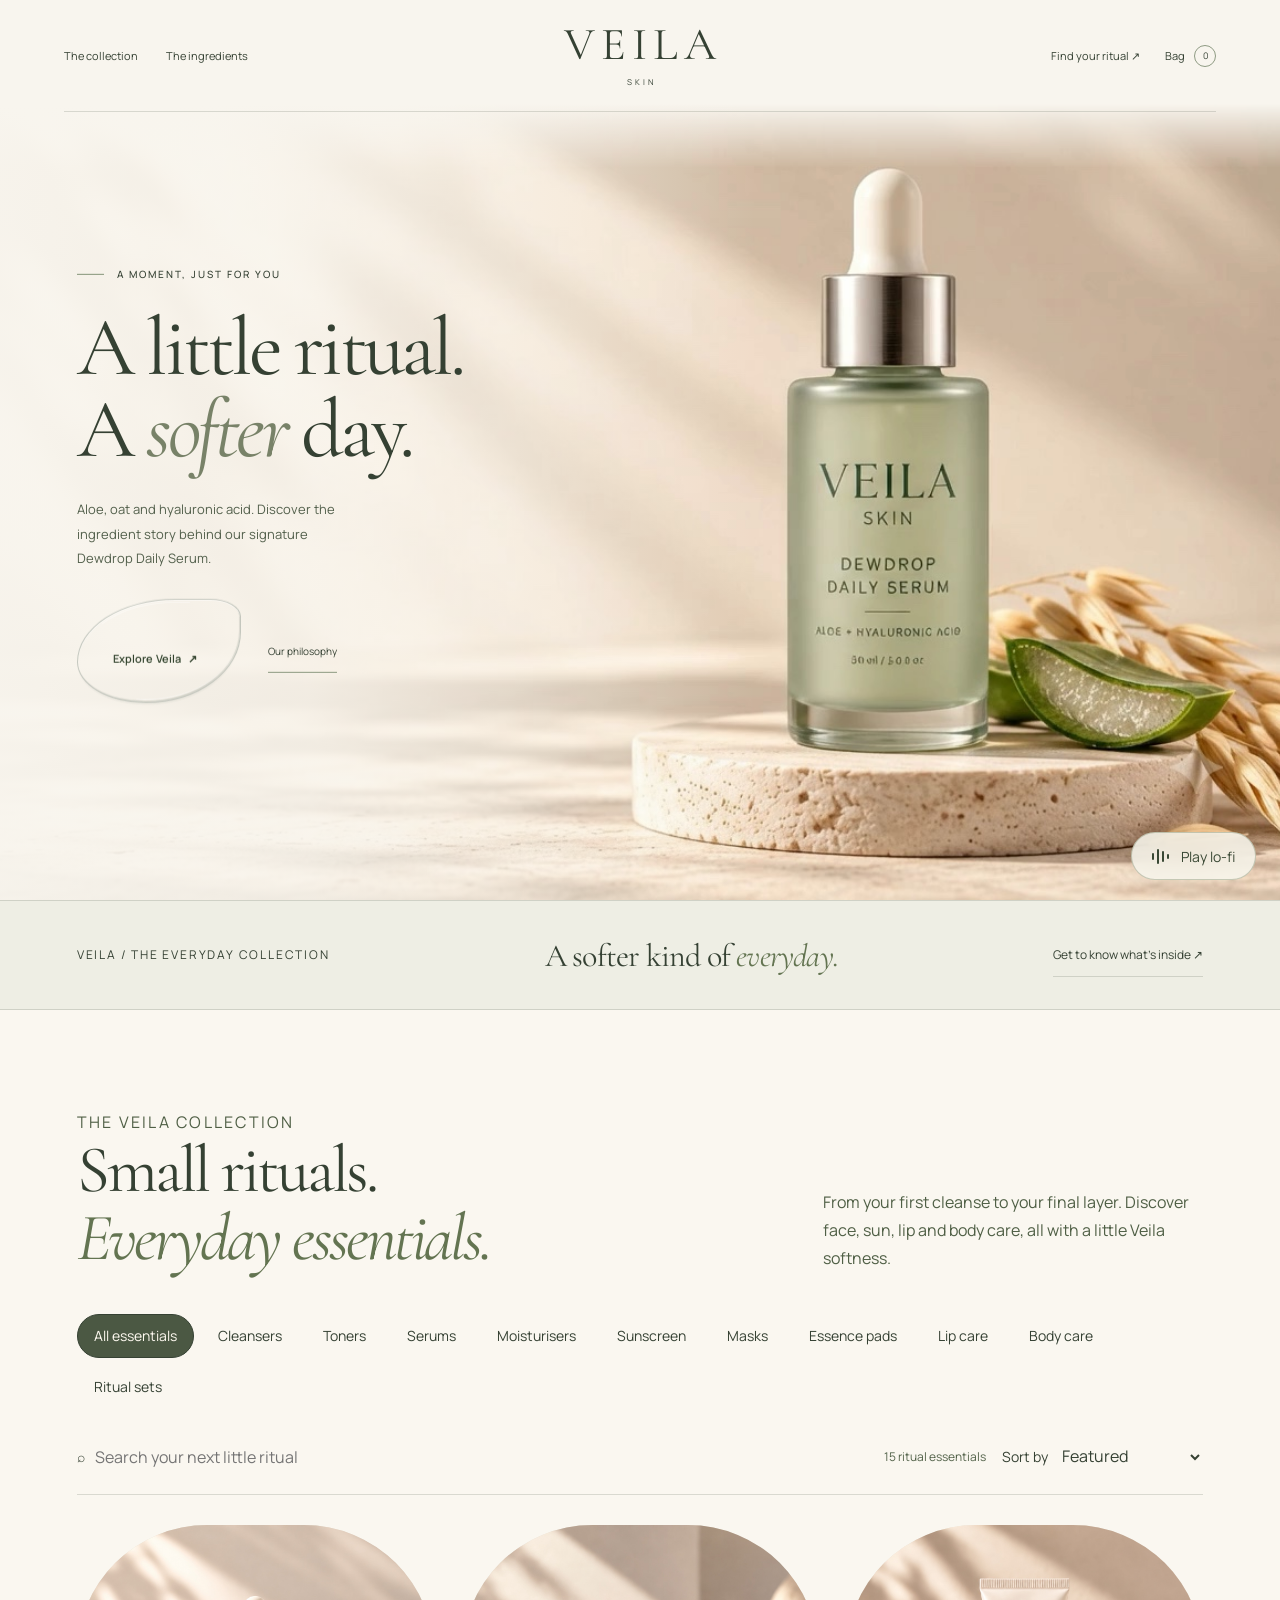
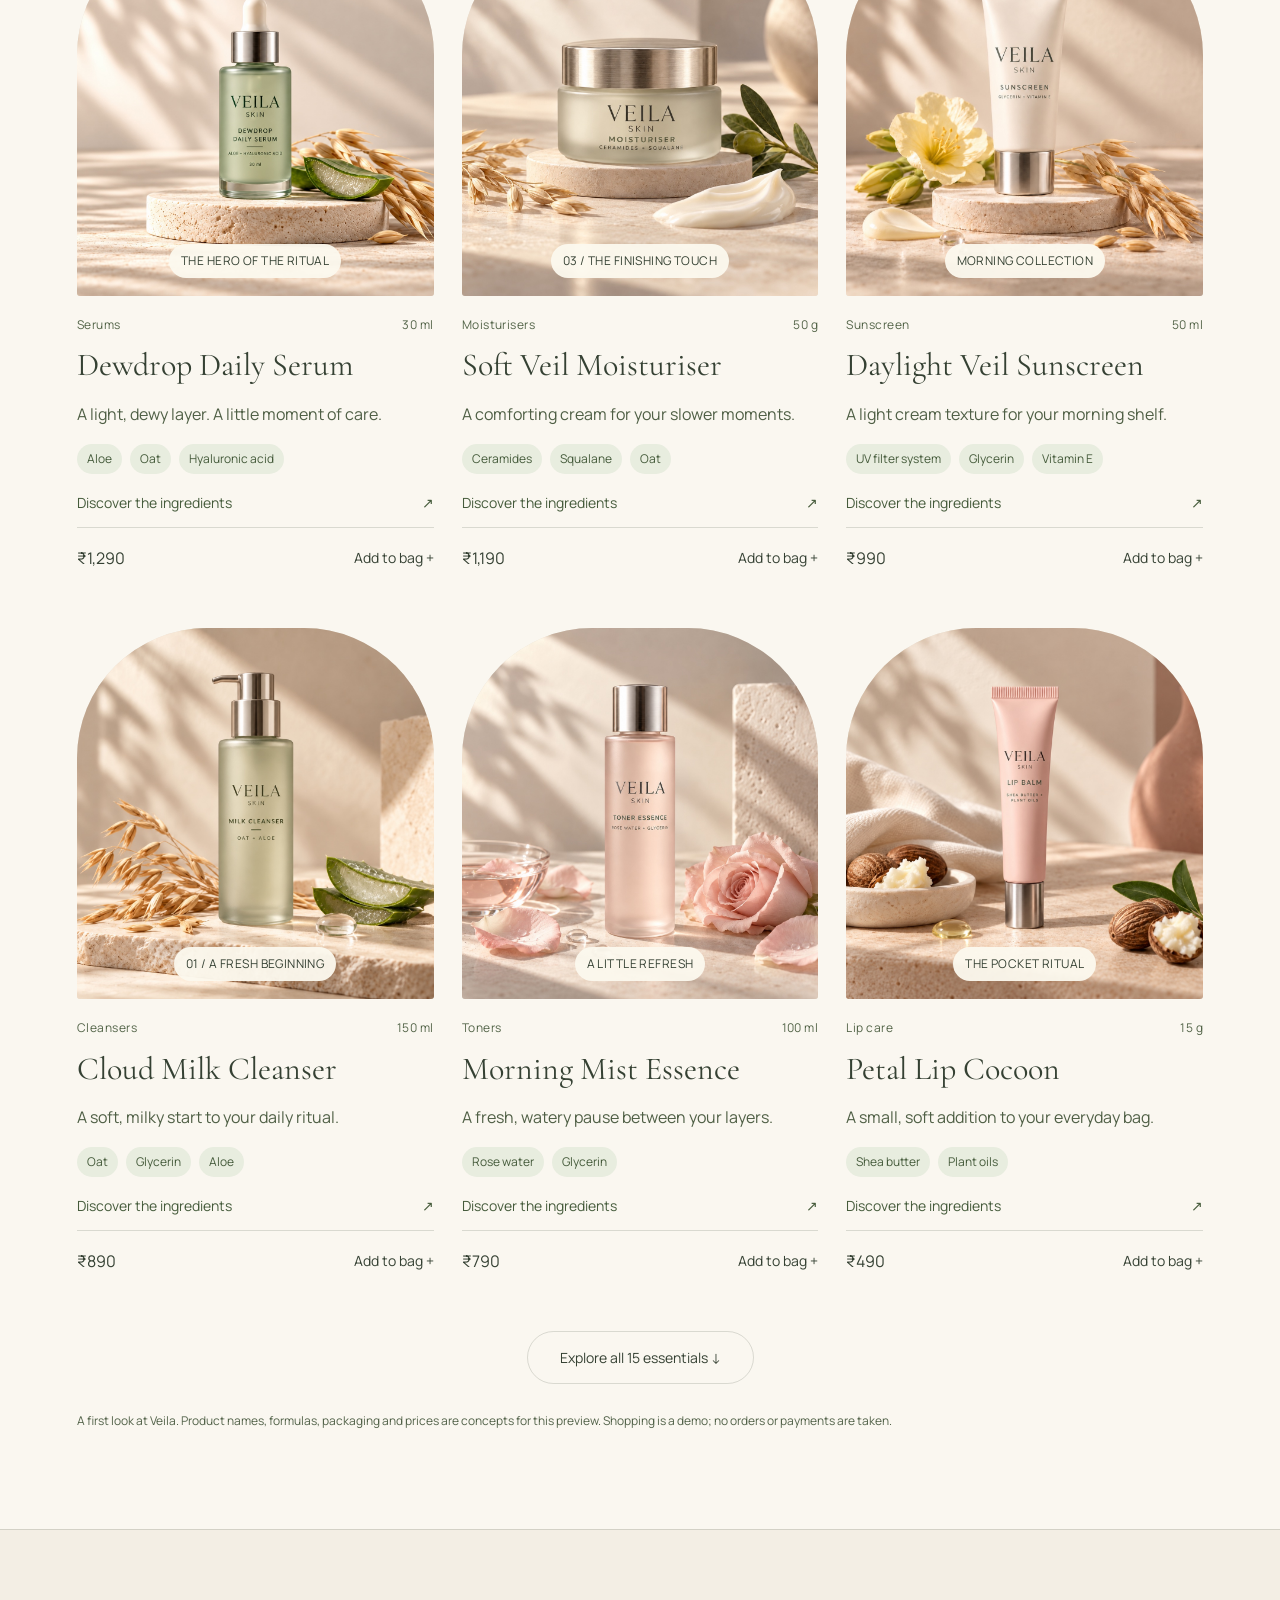
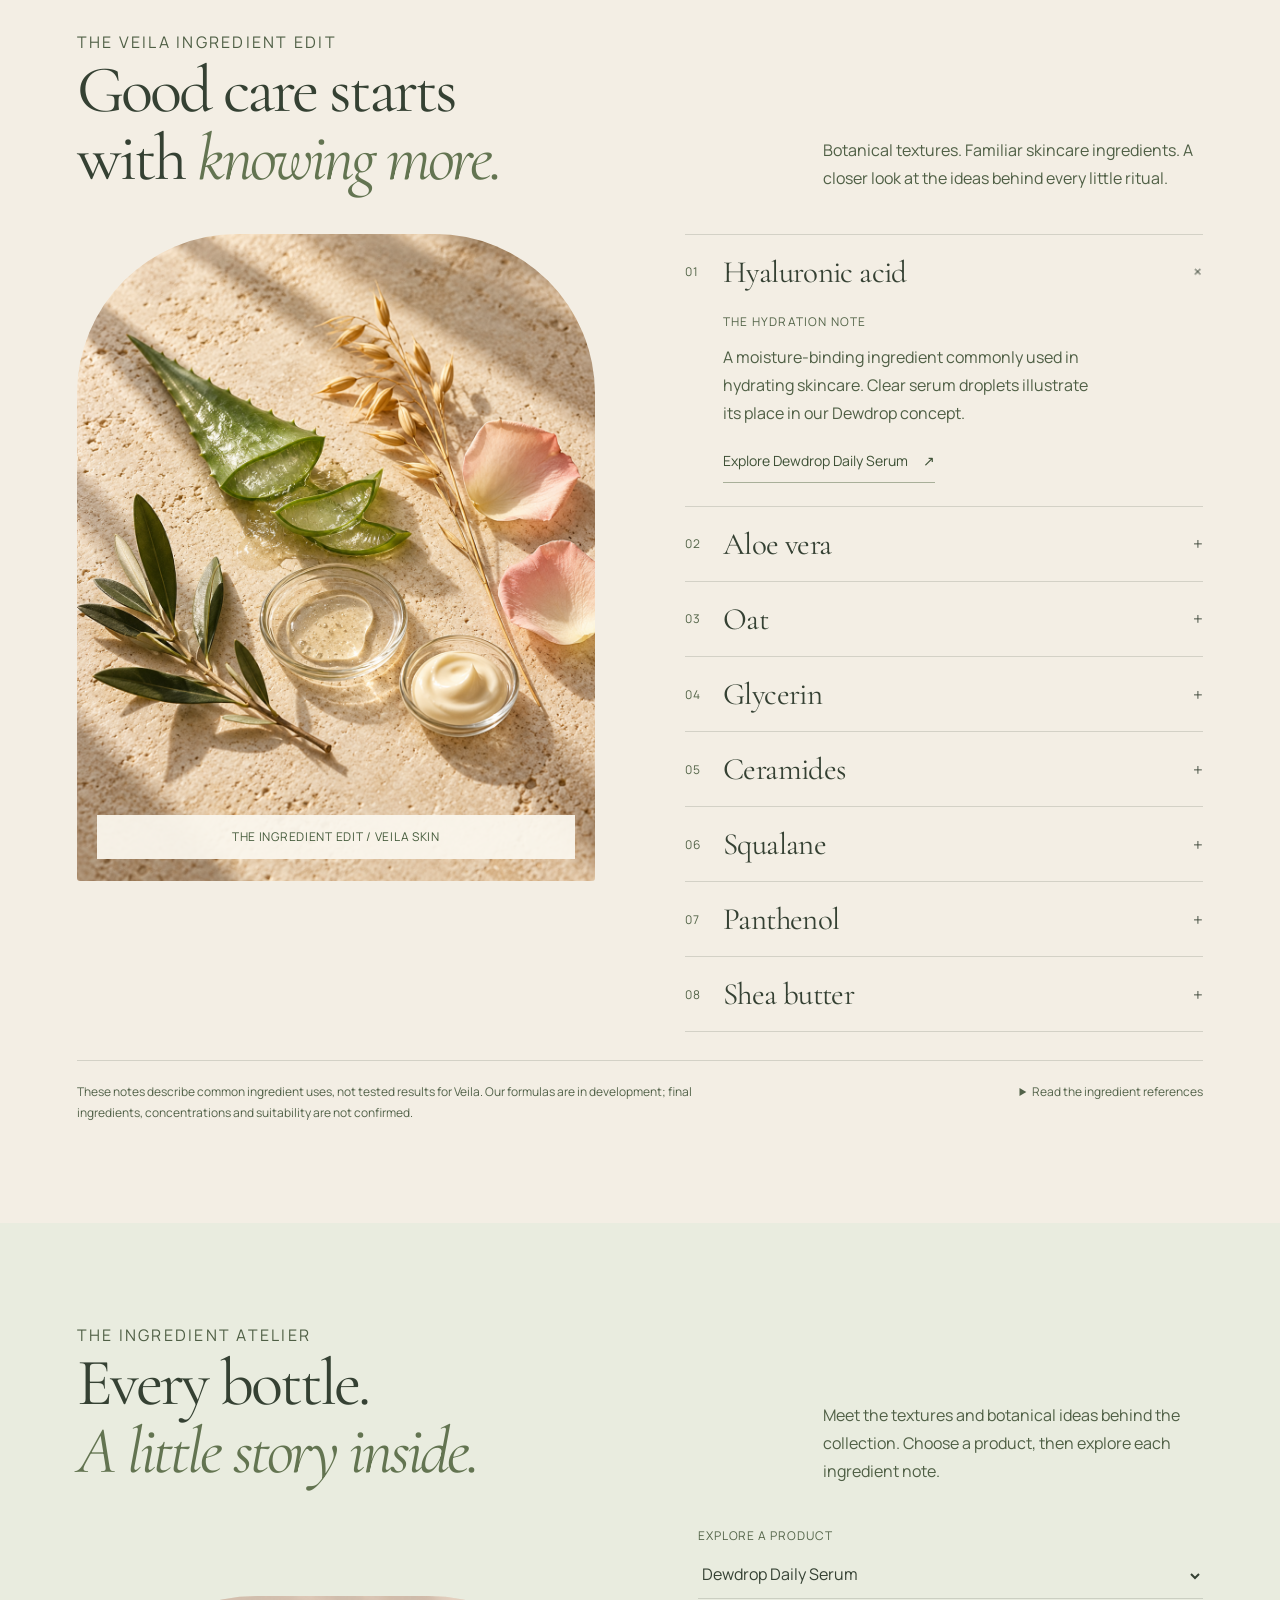
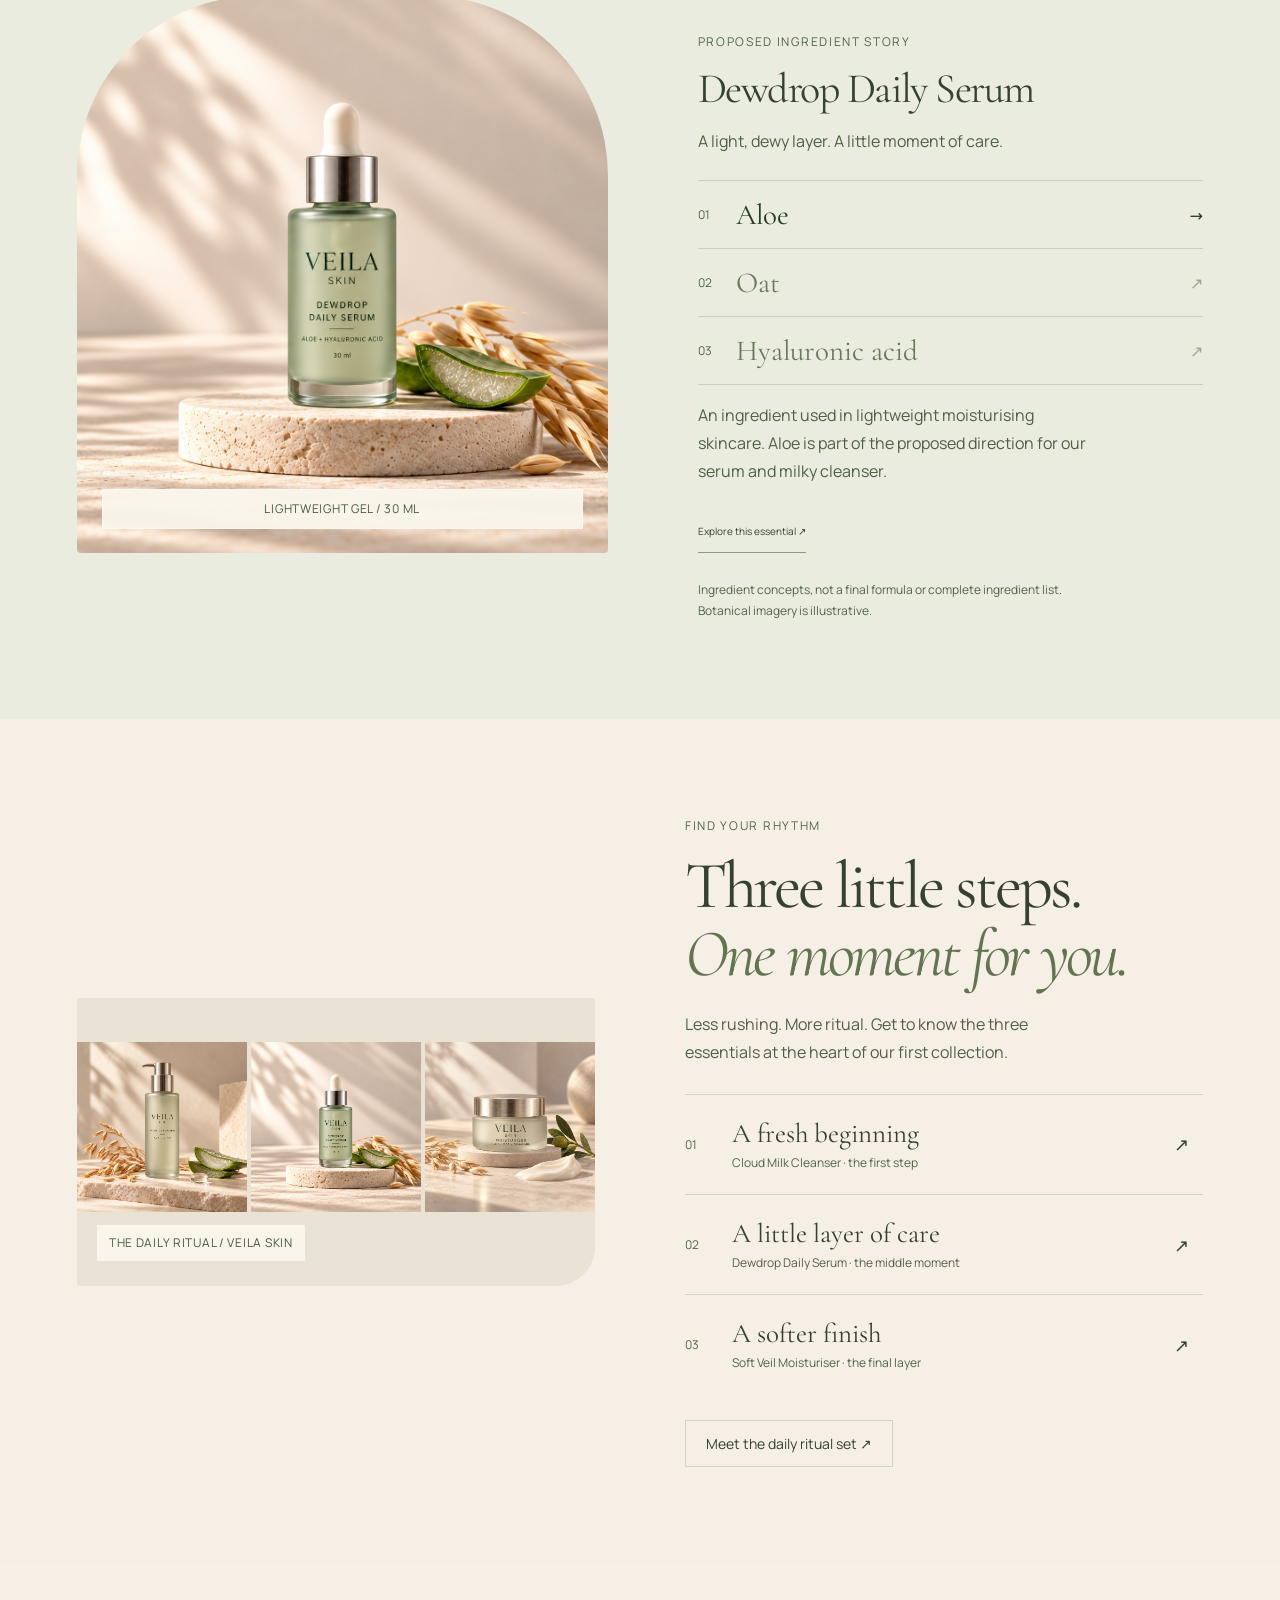
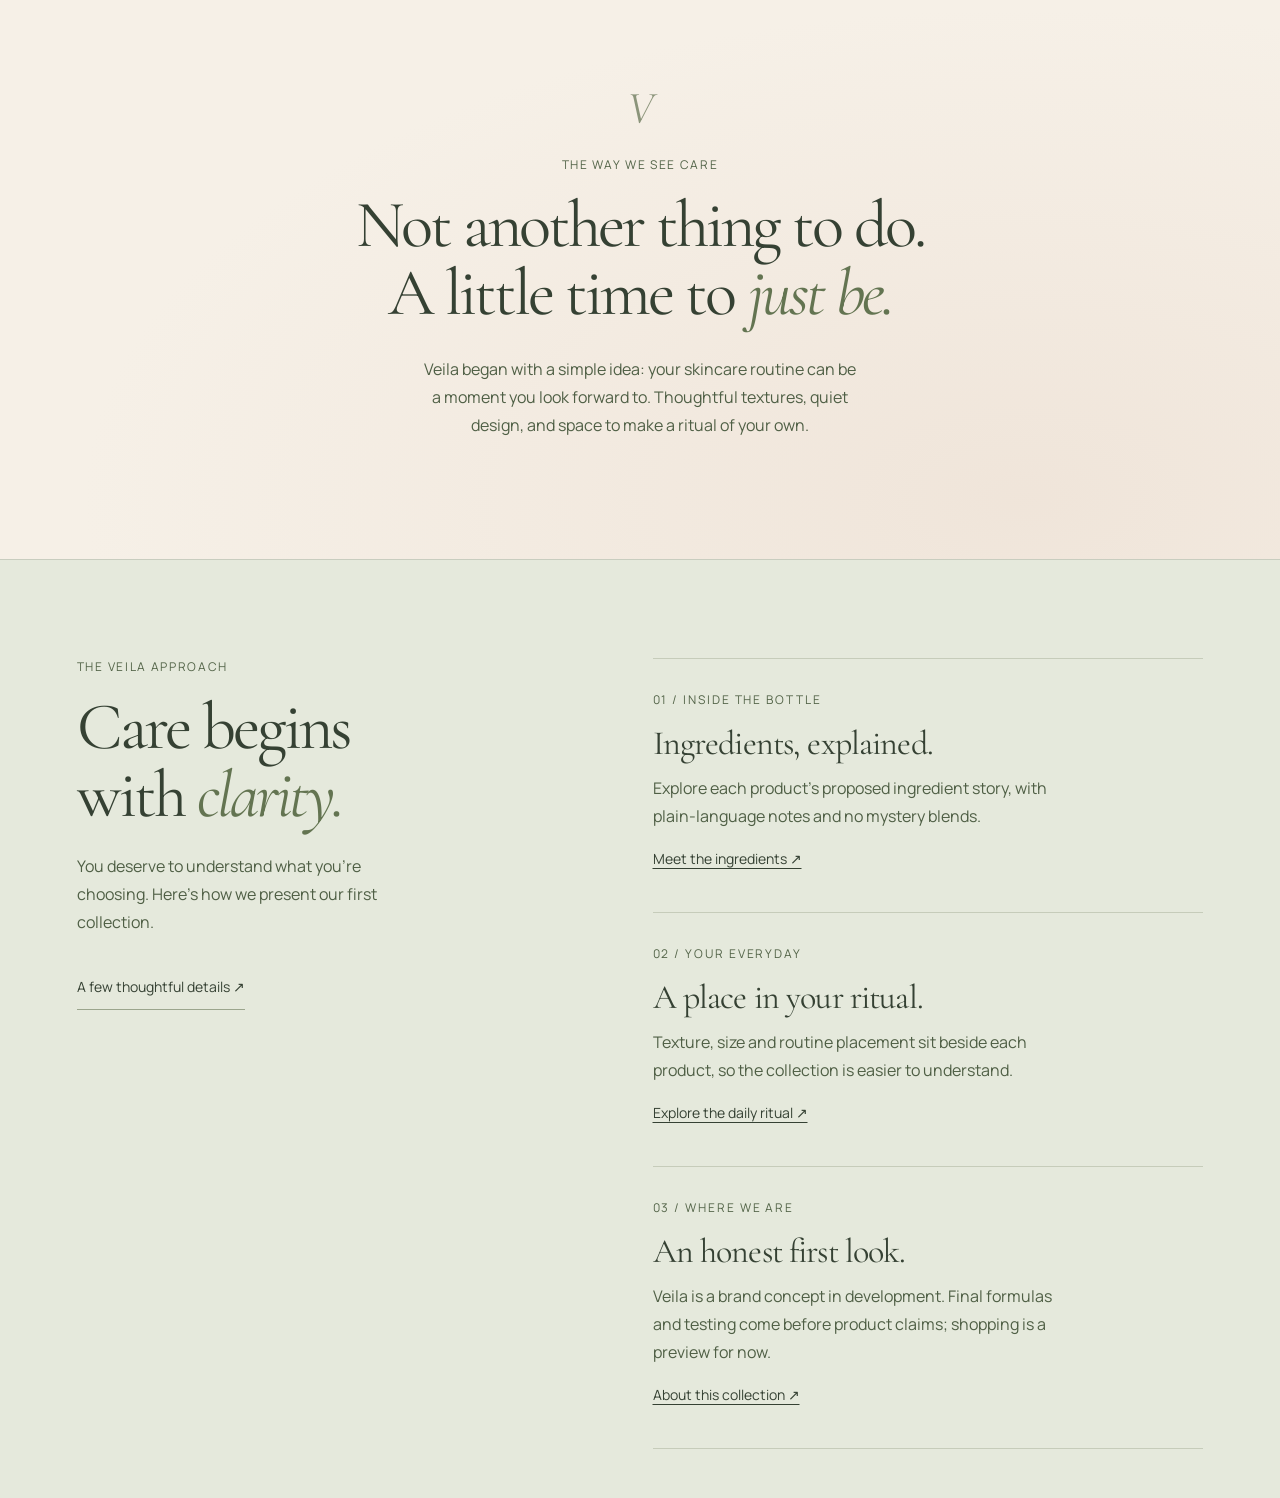
<file: index.html>
<!doctype html>
<html lang="en"><head><meta charset="utf-8"><meta name="viewport" content="width=device-width,initial-scale=1"><meta http-equiv="refresh" content="0;url=design/veila-hero.html"><title>Veila Skin</title></head><body><a href="design/veila-hero.html">Explore Veila Skin</a></body></html>
</file>
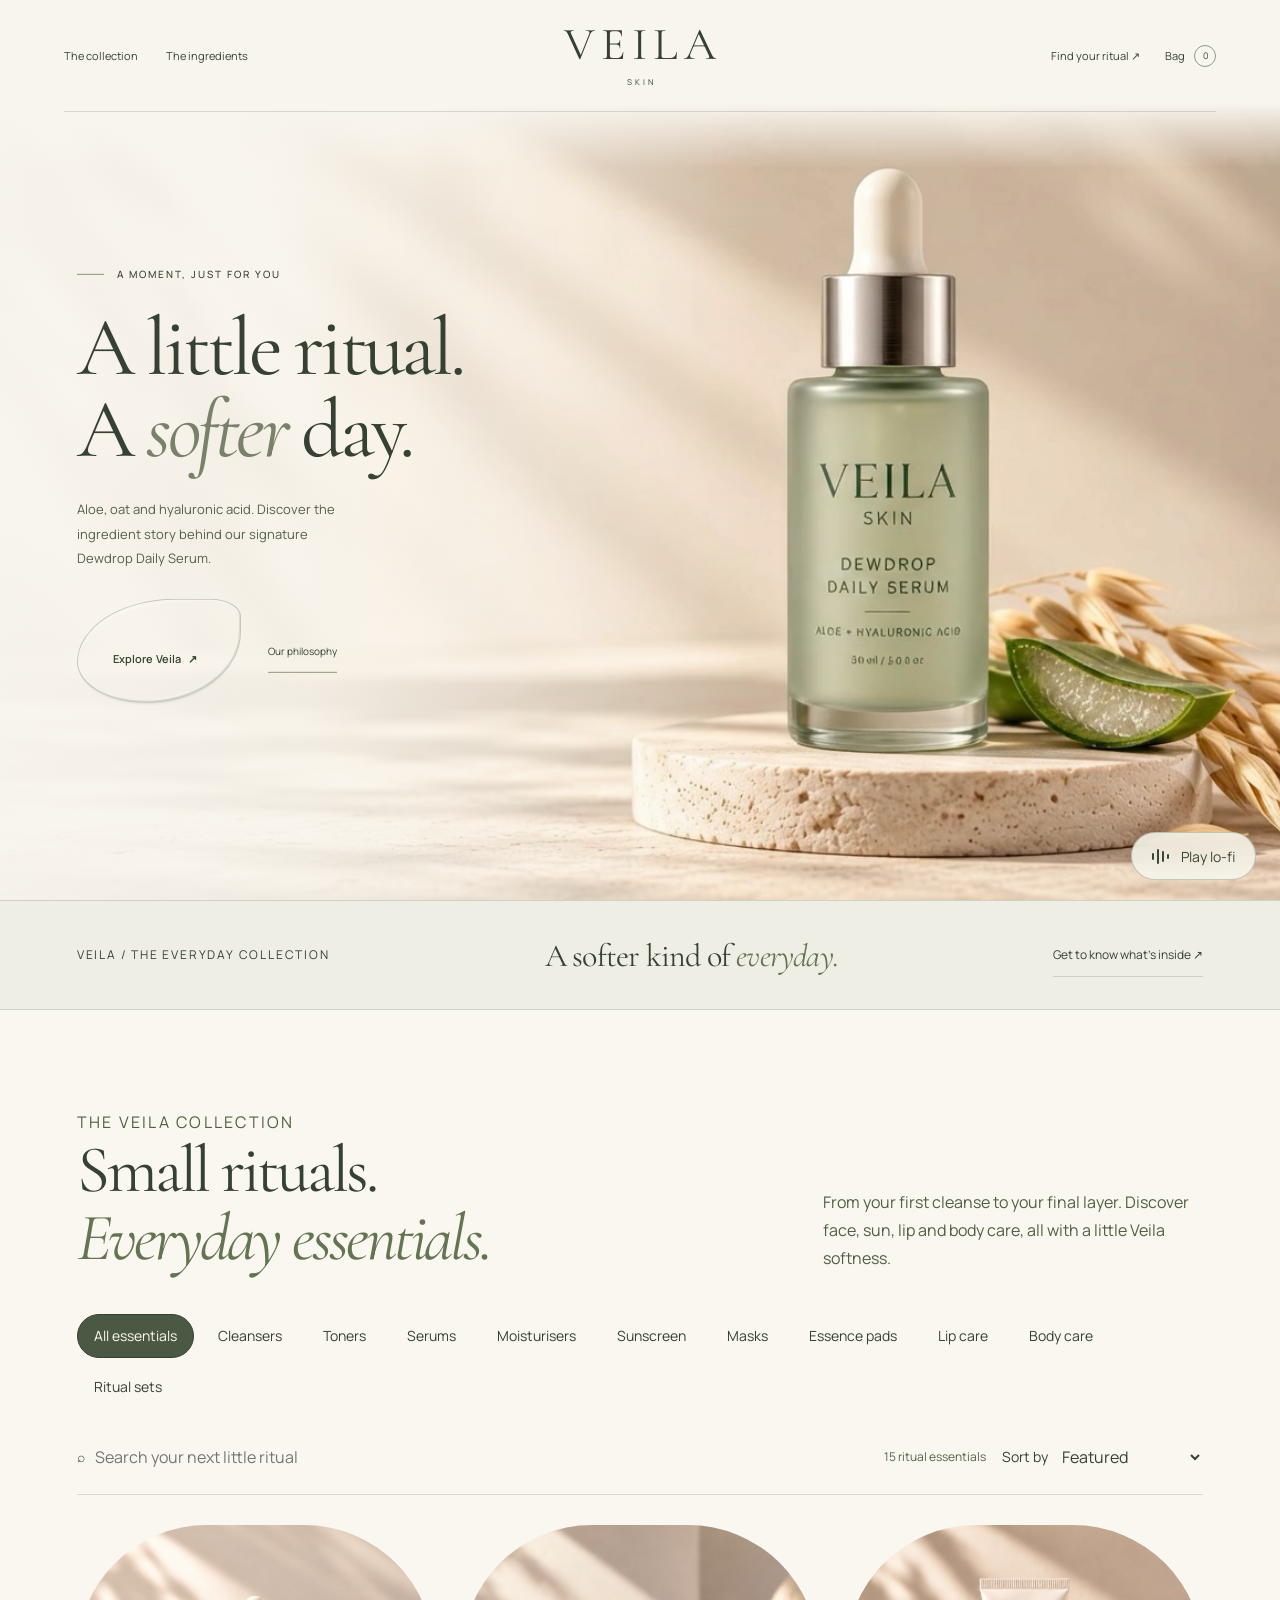
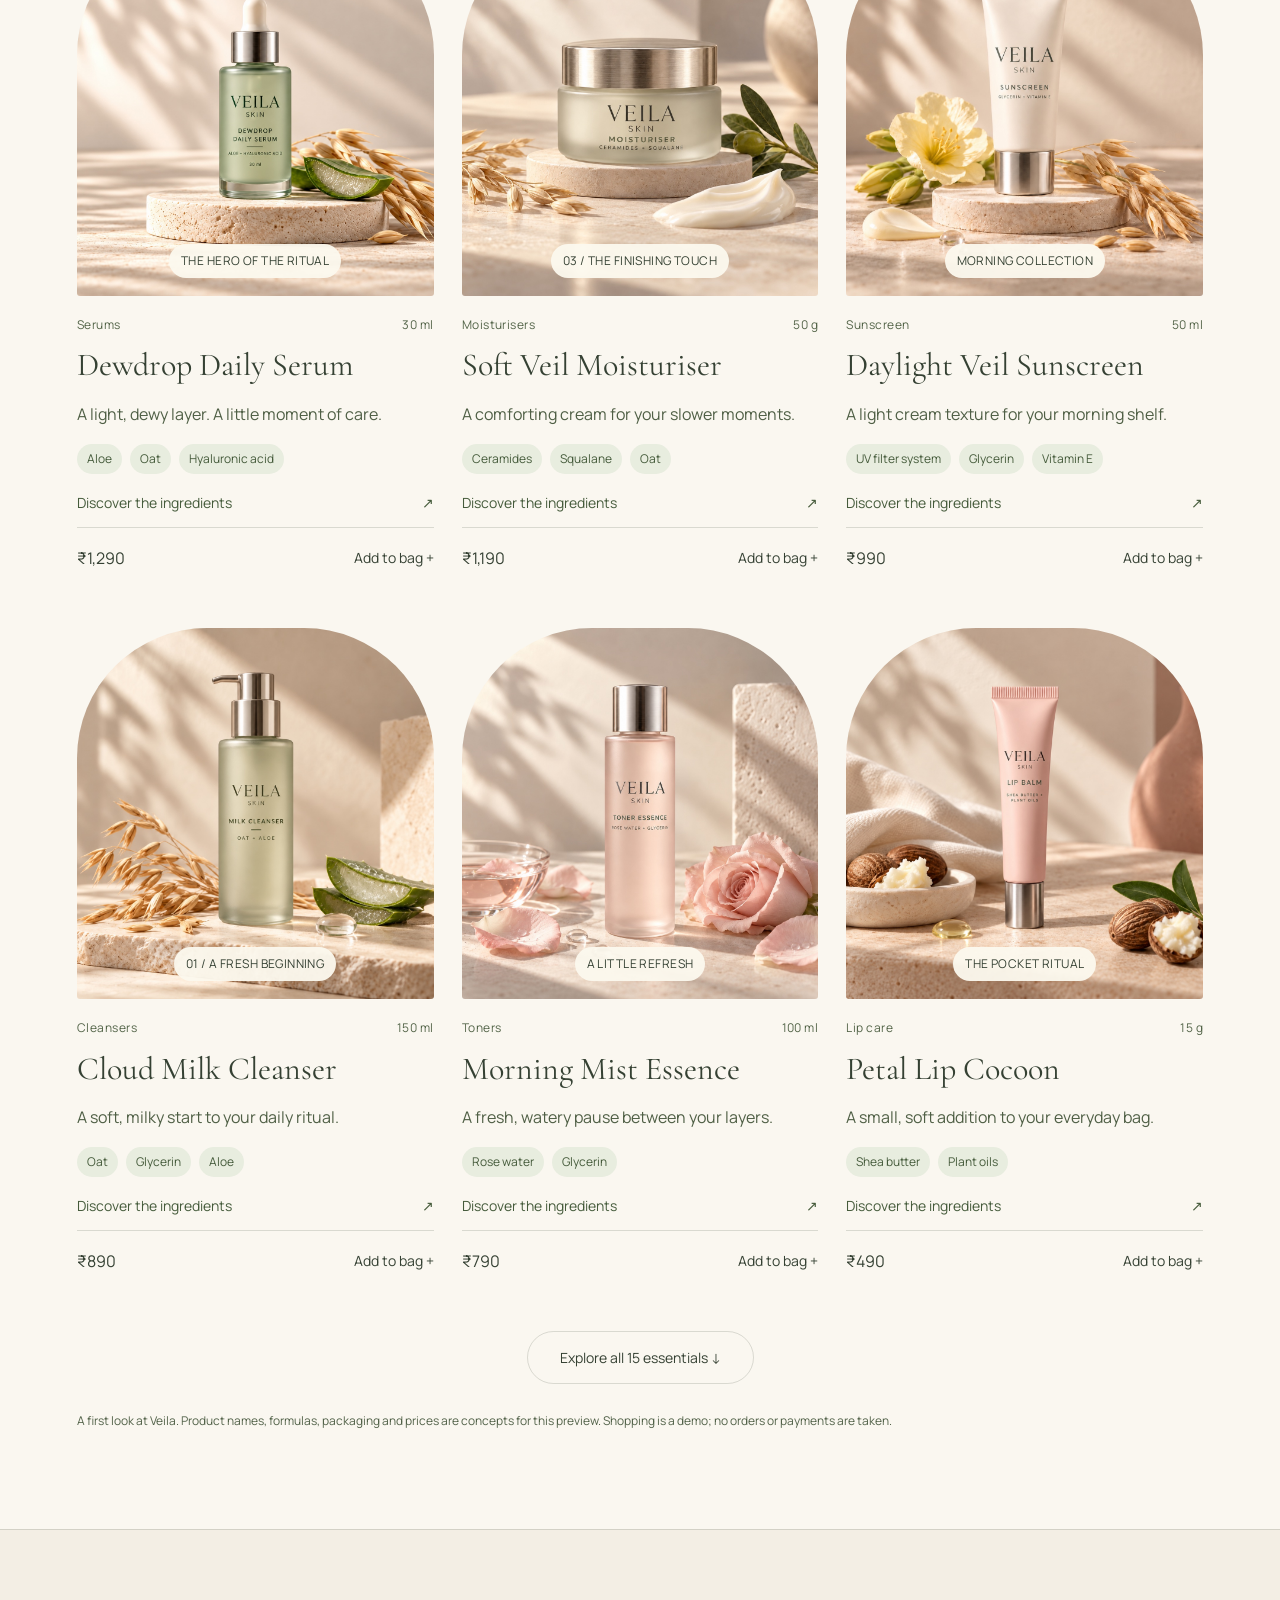
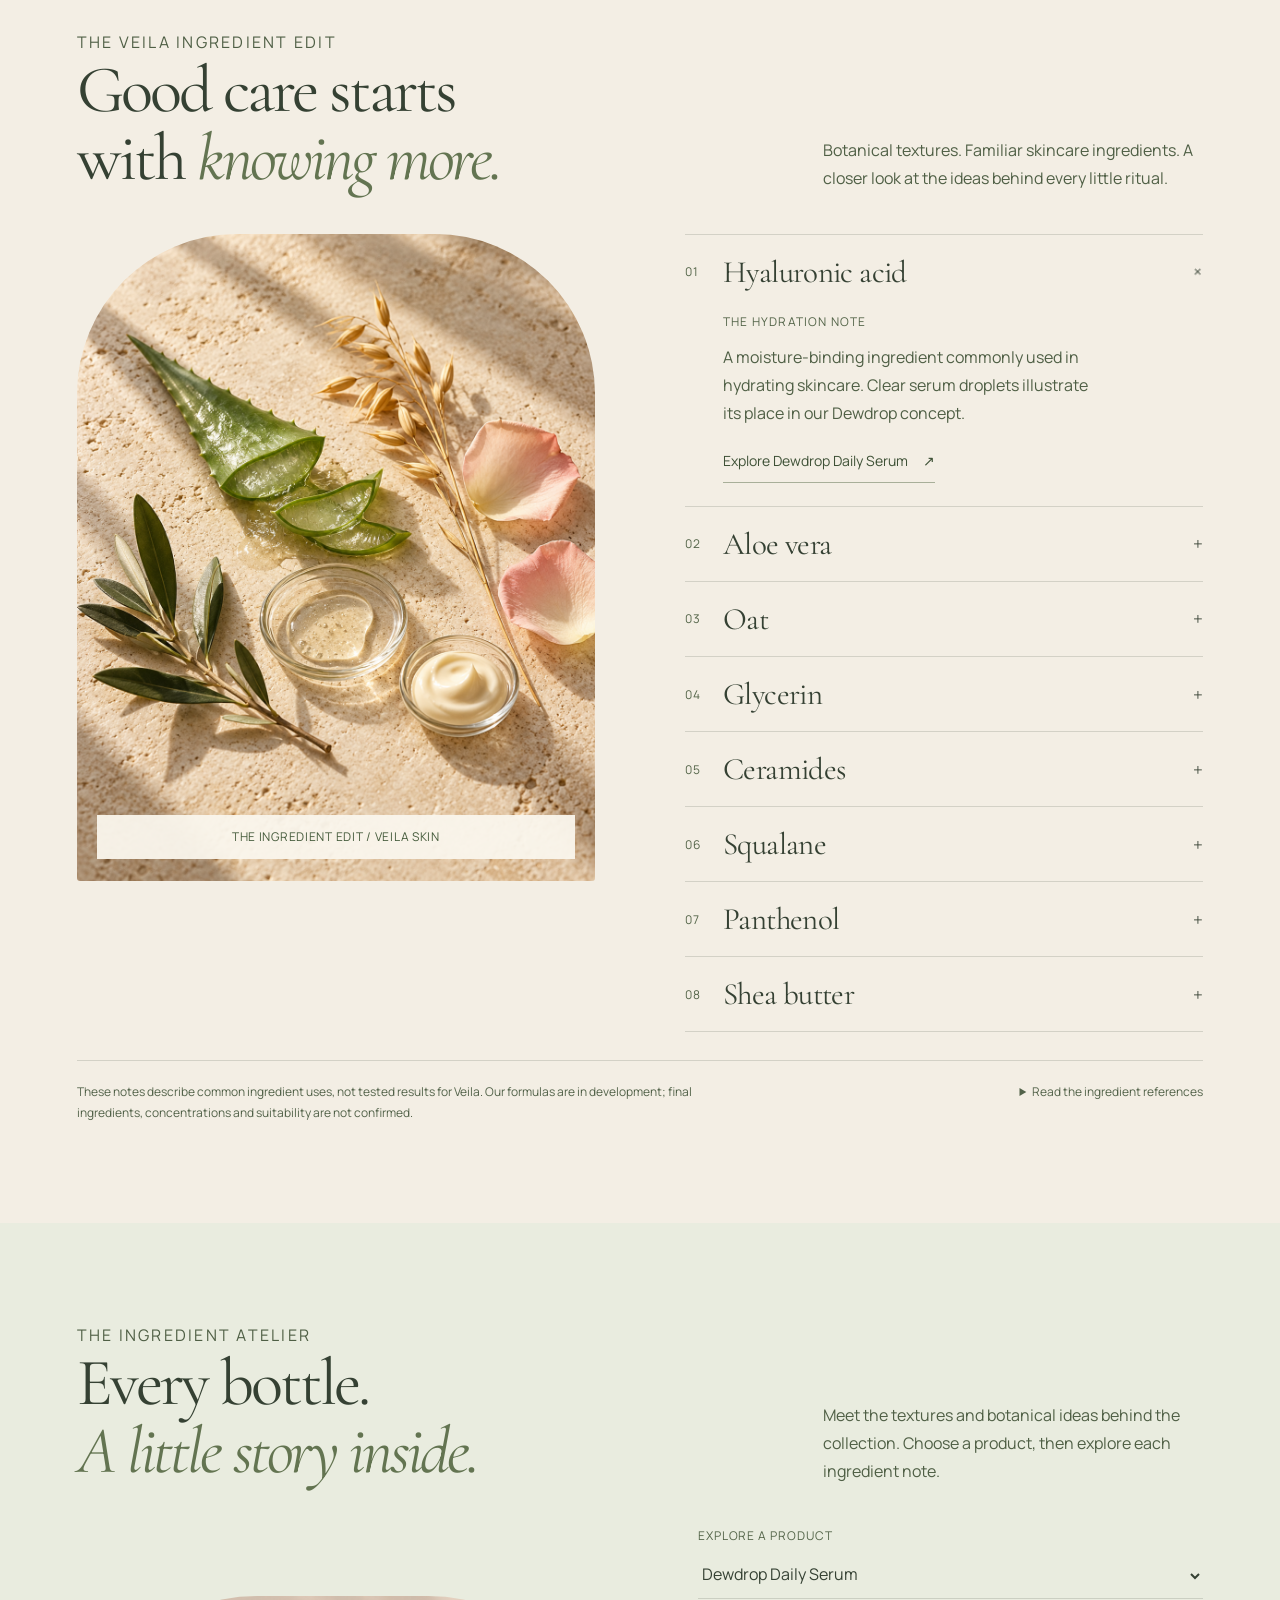
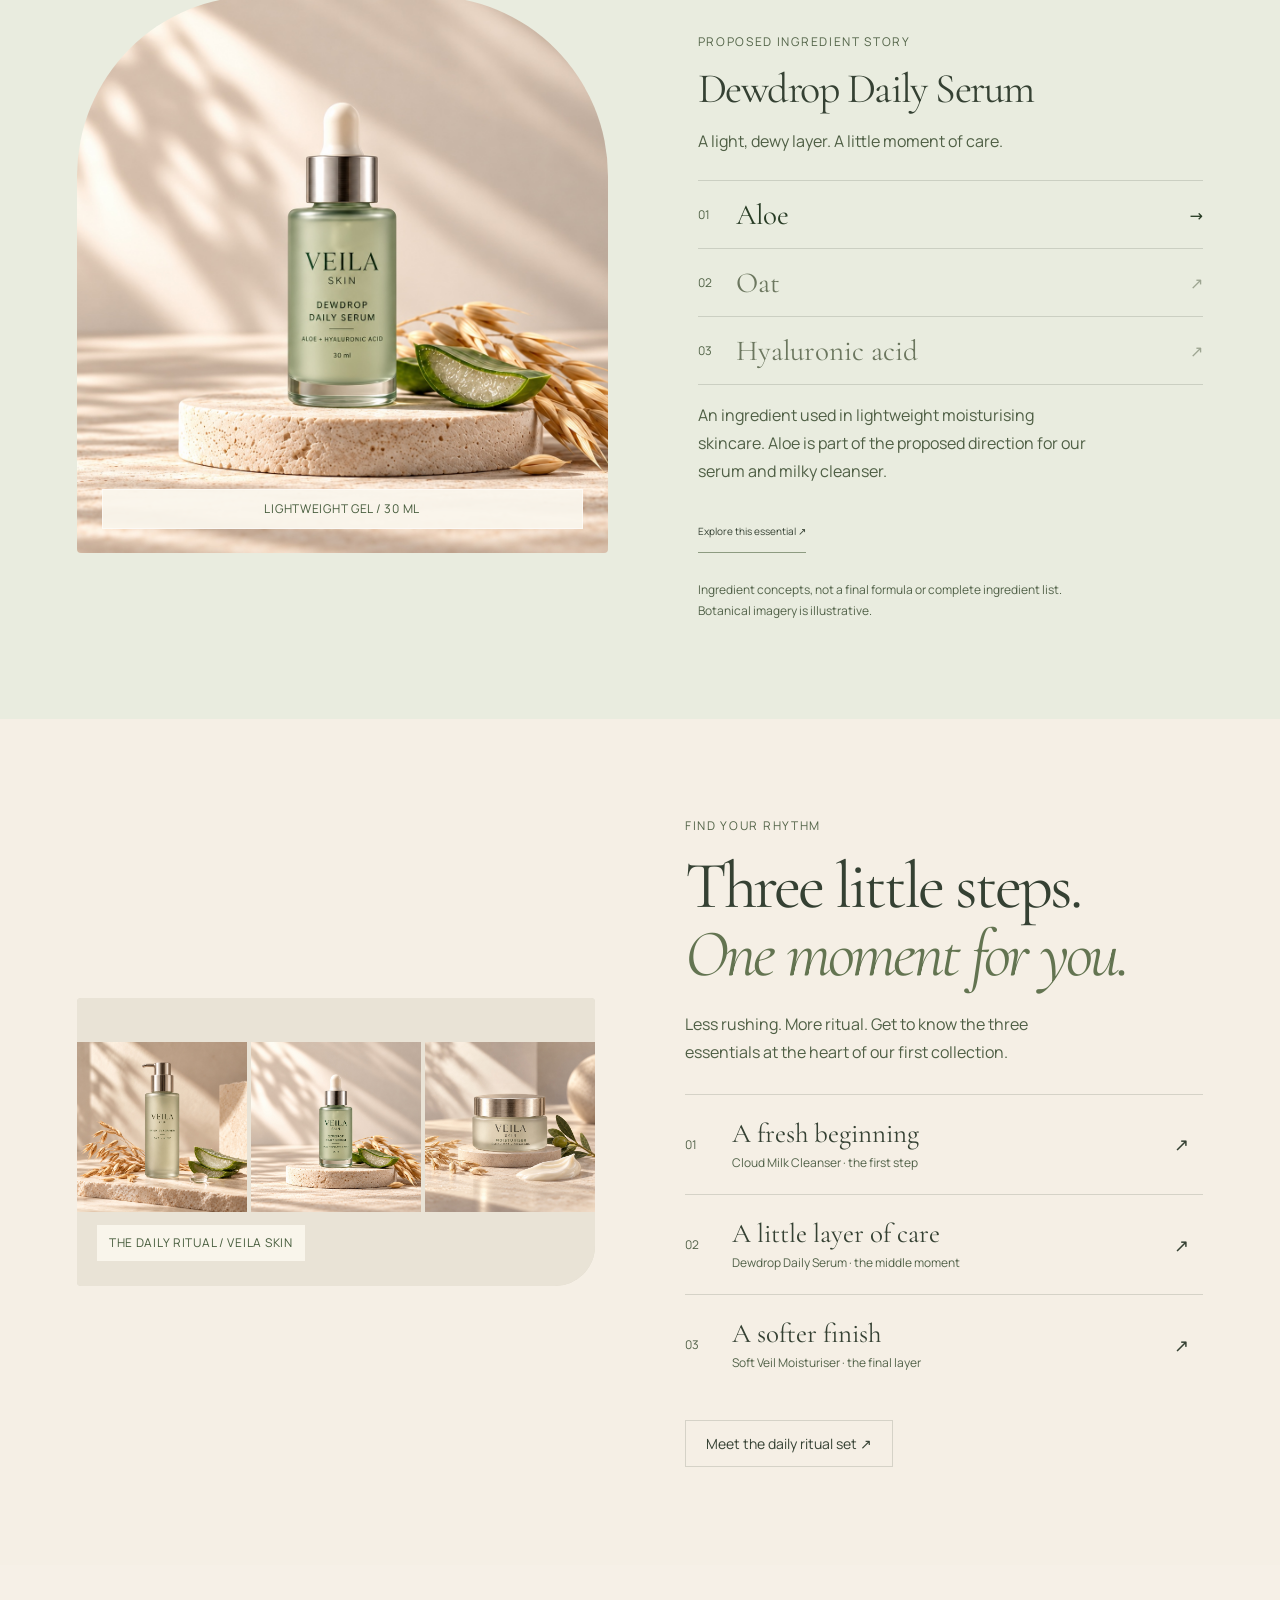
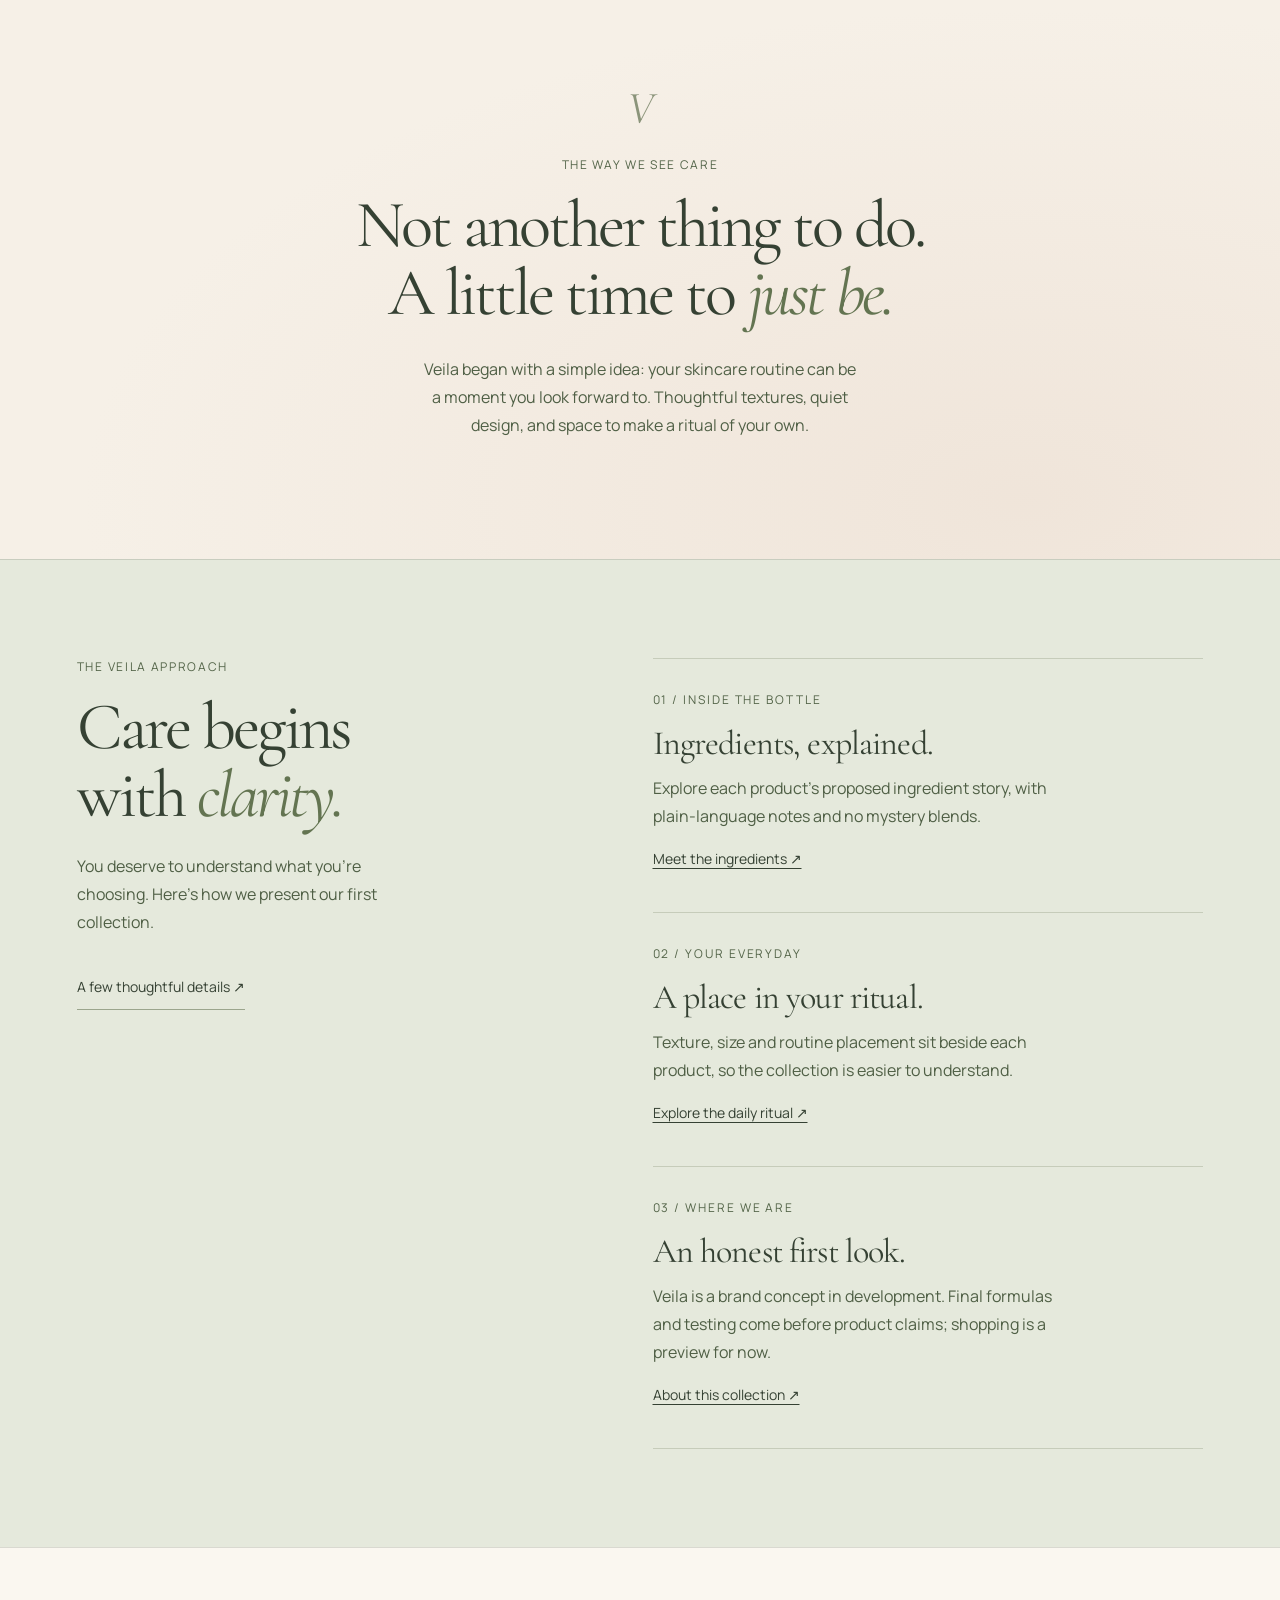
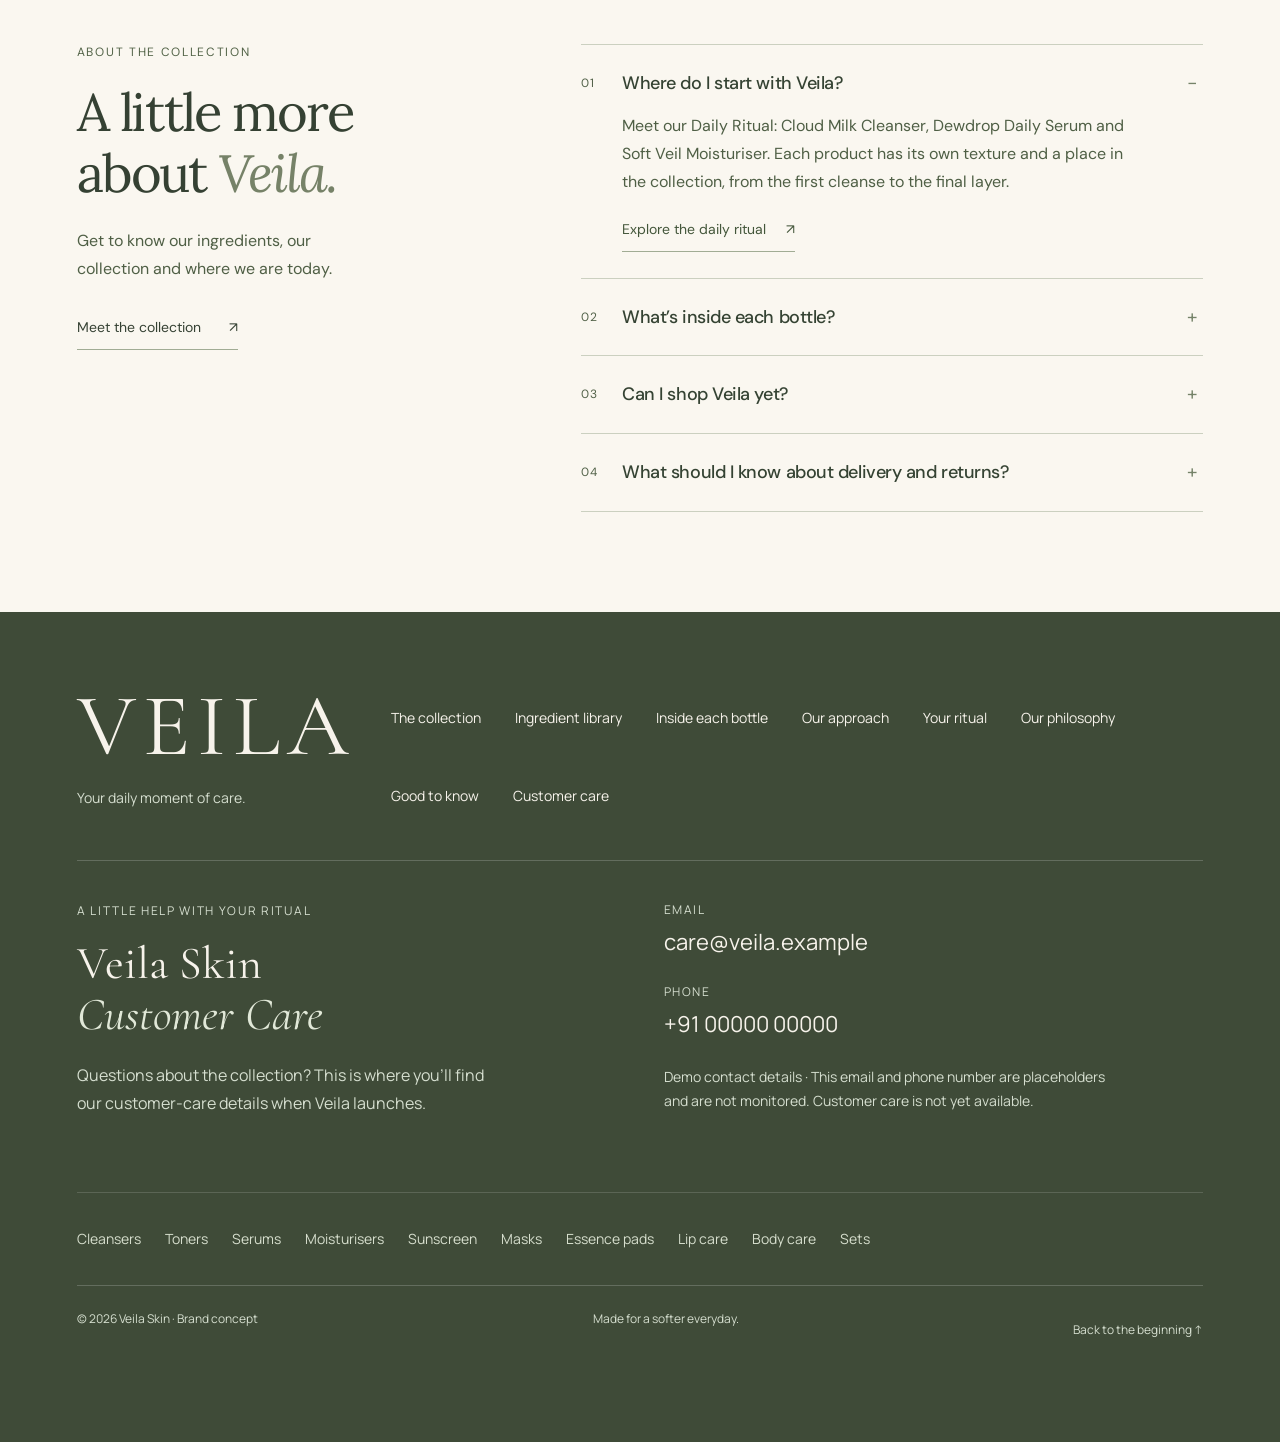
<file: design/veila-hero.html>
<!DOCTYPE html>
<html lang="en">
<head>
<meta charset="UTF-8">
<meta name="viewport" content="width=device-width, initial-scale=1">
<meta name="description" content="Veila Skin — your daily moment of care. An interactive skincare design concept.">
<title>Veila Skin — A little ritual. A softer day.</title>
<link rel="preconnect" href="https://fonts.googleapis.com">
<link rel="preconnect" href="https://fonts.gstatic.com" crossorigin>
<link href="https://fonts.googleapis.com/css2?family=Cormorant+Garamond:ital,wght@0,400;0,500;1,400&family=Manrope:wght@400;500;600&family=DM+Sans:wght@400;500&family=Lora:ital,wght@0,400;1,400&display=swap" rel="stylesheet">
<style>
:root{--ink:#283a2e;--cream:#f8f5ee;--sage:#61734f;--muted:#697161;--line:rgba(40,58,46,.2)}
*{box-sizing:border-box}body{margin:0;background:var(--cream);color:var(--ink);font-family:Manrope,Arial,sans-serif}button,a,input{-webkit-tap-highlight-color:transparent}button{font:inherit;cursor:pointer}button:focus-visible,a:focus-visible,input:focus-visible{outline:2px solid #536a47;outline-offset:6px}a{color:inherit;text-decoration:none}.serif{font-family:'Cormorant Garamond',Georgia,serif}
.hero{position:relative;isolation:isolate;width:100%;height:100svh;min-height:640px;overflow:hidden;background:#e6dfd1}
.scene{position:absolute;inset:0;z-index:-3;overflow:hidden;pointer-events:none}.scene img,.scene canvas{width:100%;height:100%;display:block;object-fit:cover;object-position:57% center;transform:translateX(10%)}.shade{position:absolute;inset:0;z-index:-2;pointer-events:none;background:linear-gradient(90deg,rgba(248,245,238,.92) 0%,rgba(248,245,238,.8) 24%,rgba(248,245,238,.15) 49%,transparent 65%),linear-gradient(0deg,rgba(248,245,238,.95),transparent 20%,transparent 82%,rgba(248,245,238,.3))}
.nav{position:absolute;top:0;left:5%;right:5%;height:112px;display:grid;grid-template-columns:1fr 1fr 1fr;align-items:center;border-bottom:1px solid var(--line);z-index:3}.nav-links{display:flex;gap:28px}.nav button{background:none;border:0;padding:12px 0;min-height:44px;font-size:11px;color:var(--ink)}.brand{justify-self:center;display:flex;flex-direction:column;align-items:center}.brand-name{font-size:46px;letter-spacing:.13em;line-height:.9;padding-left:.13em}.brand-sub{font-size:8px;letter-spacing:.4em;padding-left:.4em;margin-top:10px}.nav-right{justify-self:end;display:flex;align-items:center;gap:25px}.bag-count{margin-left:7px;display:inline-flex;align-items:center;justify-content:center;width:22px;height:22px;border:1px solid #8f9b83;border-radius:50%;font-size:9px}.mobile-menu{display:none!important}
.copy{position:absolute;left:6%;top:50%;transform:translateY(-42%);max-width:44%;pointer-events:none}.copy button,.copy a{pointer-events:auto}.eyebrow{font-size:10px;font-weight:500;letter-spacing:.2em;text-transform:uppercase;display:flex;gap:13px;align-items:center;margin-bottom:26px}.eyebrow:before{content:'';width:27px;height:1px;background:#859479}.headline{font-weight:400;font-size:clamp(67px,6.8vw,110px);line-height:.94;letter-spacing:-.045em;margin:0 0 27px}.headline em{font-weight:400;color:var(--sage)}.intro{font-size:13px;line-height:1.9;max-width:295px;color:#53604c;margin:0 0 28px}.cta-row{display:flex;gap:27px;align-items:center}.primary{display:flex;align-items:center;gap:40px;background:var(--ink);color:var(--cream);border:1px solid var(--ink);padding:18px 22px;font-size:11px;transition:background .2s}.primary:hover{background:#42513b}.text-link{background:none;border:0;border-bottom:1px solid #8d9b81;padding:9px 0;min-height:44px;font-size:10px;color:var(--ink)}
.scene-note{position:absolute;right:5%;top:145px;font-size:9px;letter-spacing:.2em;text-transform:uppercase}
.mobile-panel{display:none;position:absolute;top:90px;left:20px;right:20px;padding:20px;background:rgba(248,245,238,.97);border:1px solid var(--line);z-index:4}.mobile-panel.is-open{display:flex;gap:24px}.mobile-panel button{border:0;background:none;font-size:12px;padding:10px 0}.toast{position:fixed;bottom:110px;left:50%;transform:translate(-50%,10px);max-width:calc(100vw - 32px);width:max-content;background:#283a2e;color:#f8f5ee;padding:14px 20px;font-size:12px;line-height:1.6;opacity:0;pointer-events:none;transition:opacity .2s,transform .2s;z-index:8}.toast.visible{opacity:1;transform:translate(-50%,0)}
@media(min-aspect-ratio:2/1){.scene img,.scene canvas{object-position:57% 58%}.headline{font-size:clamp(70px,6vw,100px)}.copy{transform:translateY(-38%)}}
@media(max-width:1050px){.nav{left:4%;right:4%;height:98px}.nav-links{gap:19px}.nav-right{gap:15px}.nav button{font-size:10px}.copy{left:5%;max-width:47%}.headline{font-size:75px}.scene-note{top:124px}.intro{font-size:12px;max-width:270px}.primary{gap:25px}}
@media(max-width:760px){.hero{min-height:720px}.nav{height:86px;left:22px;right:22px}.nav-links{display:none}.mobile-menu{display:block!important;justify-self:start}.brand-name{font-size:36px}.brand-sub{font-size:7px;margin-top:8px}.nav-right .ritual-link{display:none}.nav-right{gap:0}.nav button{font-size:10px}.scene{top:38%;height:55%;bottom:auto}.scene img,.scene canvas{object-position:57% center;transform:none}.shade{background:linear-gradient(180deg,#f8f5ee 0%,rgba(248,245,238,.98) 24%,rgba(248,245,238,.4) 43%,transparent 62%,rgba(248,245,238,.12) 76%,#f8f5ee 95%)}.copy{top:116px;left:24px;right:24px;max-width:none;transform:none}.eyebrow{font-size:8px;letter-spacing:.16em;margin-bottom:15px}.eyebrow:before{width:20px}.headline{font-size:clamp(48px,12vw,68px);line-height:.94;margin-bottom:15px;letter-spacing:-.045em}.intro{font-size:11px;line-height:1.7;max-width:270px;margin-bottom:16px}.primary{font-size:10px;padding:13px 17px;gap:27px}.text-link{font-size:9px}.cta-row{gap:23px}.scene-note{display:none}.toast{bottom:100px}}
@media(max-height:690px) and (min-width:761px){.nav{height:85px}.copy{transform:translateY(-35%)}.headline{font-size:70px;margin-bottom:19px}.eyebrow{margin-bottom:17px}.intro{margin-bottom:19px}.scene-note{top:115px}}
@media(prefers-reduced-motion:reduce){*{transition:none!important}}
.scene canvas{position:absolute;inset:0}.scene canvas[hidden]{display:none}
</style>
<link rel="stylesheet" href="storefront.css">
<link rel="stylesheet" href="veila-refined.css?v=lofi-1">
<link rel="stylesheet" href="hero-refined.css">
</head>
<body>
<a class="skip-link" href="#collection">Skip to collection</a>
<main>
<section class="hero film-hero" id="hero" aria-label="Veila Skin introduction">
  <div class="scene hero-film-scene" id="bottle-viewer" aria-label="Veila Dewdrop serum film with aloe and oats">
    <img class="film-poster" src="assets/veila-hero-v3/poster.jpg" alt="Veila Dewdrop Daily Serum on pale stone with aloe and oats" width="1280" height="720" fetchpriority="high">
    <video id="hero-film" muted playsinline preload="auto" poster="assets/veila-hero-v3/poster.jpg" aria-label="Ten-second Veila serum ritual: a glass dropper opens and releases serum" tabindex="-1"><source src="assets/veila-hero-v3/veila-natural-ritual-10s.mp4" type="video/mp4"></video>
  </div>
  <div class="shade" aria-hidden="true"></div>
  <header class="nav" aria-label="Main navigation">
    <nav class="nav-links" aria-label="Explore Veila"><button type="button" data-jump="collection">The collection</button><button type="button" data-jump="ingredients">The ingredients</button></nav>
    <button class="mobile-menu" id="menu-toggle" type="button" aria-controls="mobile-navigation" aria-expanded="false">Menu +</button>
    <a id="veila-home" class="brand" href="#hero" aria-label="Veila Skin home"><span class="brand-name serif">VEILA</span><span class="brand-sub">SKIN</span></a>
    <div class="nav-right"><button type="button" class="ritual-link" data-jump="ritual">Find your ritual ↗</button><button type="button" data-bag aria-label="Shopping bag, zero items">Bag <span class="bag-count">0</span></button></div>
  </header>
  <nav class="mobile-panel" id="mobile-navigation" aria-label="Mobile navigation"><button type="button" data-jump="collection">The collection</button><button type="button" data-jump="ingredients">The ingredients</button></nav>
  <section class="copy" aria-labelledby="headline">
    <div class="eyebrow">A moment, just for you</div>
    <h1 class="headline serif" id="headline">A little ritual.<br>A <em>softer</em> day.</h1>
    <p class="intro">Aloe, oat and hyaluronic acid. Discover the ingredient story behind our signature Dewdrop Daily Serum.</p>
    <div class="cta-row"><span class="water-button-anchor"><button class="primary water-button" type="button" data-jump="collection"><span class="water-button-label">Explore Veila <span aria-hidden="true">↗</span></span></button></span><button class="text-link" type="button" data-jump="philosophy">Our philosophy</button></div>
  </section>
  <div class="ritual-sound"><button type="button" class="lofi-toggle" id="lofi-toggle" aria-pressed="false" aria-label="Play lo-fi background music"><span class="lofi-bars" aria-hidden="true"><i></i><i></i><i></i><i></i></span><span id="lofi-label">Play lo-fi</span></button><span class="lofi-status" id="lofi-status" role="status"></span></div>

</section>
<div class="editorial-strip"><span>VEILA / THE EVERYDAY COLLECTION</span><p class="serif">A softer kind of <em>everyday.</em></p><a href="#ingredients">Get to know what’s inside ↗</a></div>
<section class="section collection" id="collection" aria-labelledby="collection-title">
  <div class="section-top"><div><p class="section-kicker">The Veila collection</p><h2 class="section-heading serif" id="collection-title">Small rituals.<br><em>Everyday essentials.</em></h2></div><p>From your first cleanse to your final layer. Discover face, sun, lip and body care, all with a little Veila softness.</p></div>
  <div class="category-tabs" role="group" aria-label="Filter by product category"><button type="button" data-category="All" aria-pressed="true">All essentials</button><button type="button" data-category="Cleansers" aria-pressed="false">Cleansers</button><button type="button" data-category="Toners" aria-pressed="false">Toners</button><button type="button" data-category="Serums" aria-pressed="false">Serums</button><button type="button" data-category="Moisturisers" aria-pressed="false">Moisturisers</button><button type="button" data-category="Sunscreen" aria-pressed="false">Sunscreen</button><button type="button" data-category="Masks" aria-pressed="false">Masks</button><button type="button" data-category="Essence pads" aria-pressed="false">Essence pads</button><button type="button" data-category="Lip care" aria-pressed="false">Lip care</button><button type="button" data-category="Body care" aria-pressed="false">Body care</button><button type="button" data-category="Sets" aria-pressed="false">Ritual sets</button></div>
  <div class="shop-tools"><label class="search-wrap"><span aria-hidden="true">⌕</span><input id="product-search" type="search" aria-label="Search the collection" placeholder="Search your next little ritual"></label><span class="product-count" id="product-count" role="status">15 ritual essentials</span><label class="sort-wrap" for="product-sort">Sort by <select id="product-sort"><option value="featured">Featured</option><option value="low">Price: low to high</option><option value="high">Price: high to low</option><option value="name">Name: A to Z</option></select></label></div>
  <div class="product-grid" id="product-grid"></div>
<div class="collection-more"><button type="button" class="outline-button" id="show-more">Explore all 15 essentials ↓</button></div>
  <noscript><p>Enable JavaScript to explore the collection and interactive product details.</p></noscript>
  <p class="catalog-note">A first look at Veila. Product names, formulas, packaging and prices are concepts for this preview. Shopping is a demo; no orders or payments are taken.</p>
</section>
<section class="section ingredient-library" id="ingredient-library" aria-labelledby="library-title">
  <div class="section-top"><div><p class="section-kicker">The Veila ingredient edit</p><h2 class="section-heading serif" id="library-title">Good care starts<br>with <em>knowing more.</em></h2></div><p>Botanical textures. Familiar skincare ingredients. A closer look at the ideas behind every little ritual.</p></div>
  <div class="library-layout"><figure class="library-photo"><img src="assets/veila-parallax/ingredient-still-life.png" alt="Aloe, oats, rose petals, olive leaves and skincare textures arranged on warm limestone" width="1122" height="1402" loading="lazy"><figcaption>THE INGREDIENT EDIT / VEILA SKIN</figcaption></figure><div class="library-index"><details class="library-entry" open><summary><span class="library-number">01</span><span class="serif">Hyaluronic acid</span><span class="library-plus" aria-hidden="true">+</span></summary><div class="library-entry-body"><span class="library-role">The hydration note</span><p>A moisture-binding ingredient commonly used in hydrating skincare. Clear serum droplets illustrate its place in our Dewdrop concept.</p><button type="button" data-ingredients="serum">Explore Dewdrop Daily Serum <span aria-hidden="true">↗</span></button></div></details><details class="library-entry" ><summary><span class="library-number">02</span><span class="serif">Aloe vera</span><span class="library-plus" aria-hidden="true">+</span></summary><div class="library-entry-body"><span class="library-role">The botanical note</span><p>An ingredient used in lightweight moisturising skincare. Aloe is part of the proposed direction for our serum and milky cleanser.</p><button type="button" data-ingredients="cleanser">Explore Cloud Milk Cleanser <span aria-hidden="true">↗</span></button></div></details><details class="library-entry" ><summary><span class="library-number">03</span><span class="serif">Oat</span><span class="library-plus" aria-hidden="true">+</span></summary><div class="library-entry-body"><span class="library-role">The comfort note</span><p>Oat inspires our cleanser, serum and body care. Its final ingredient form is still being selected; colloidal oatmeal is a specific form used in soothing skincare.</p><button type="button" data-ingredients="body">Explore Oat Silk Body Lotion <span aria-hidden="true">↗</span></button></div></details><details class="library-entry" ><summary><span class="library-number">04</span><span class="serif">Glycerin</span><span class="library-plus" aria-hidden="true">+</span></summary><div class="library-entry-body"><span class="library-role">The everyday moisture note</span><p>A humectant used to attract moisture. A proposed ingredient in our cleanser, toner, body care and several other Veila essentials.</p><button type="button" data-ingredients="toner">Explore Morning Mist Essence <span aria-hidden="true">↗</span></button></div></details><details class="library-entry" ><summary><span class="library-number">05</span><span class="serif">Ceramides</span><span class="library-plus" aria-hidden="true">+</span></summary><div class="library-entry-body"><span class="library-role">The barrier note</span><p>Lipids used in moisturisers to support the skin barrier. Part of the proposed direction for Soft Veil and Rice Cloud.</p><button type="button" data-ingredients="cream">Explore Soft Veil Moisturiser <span aria-hidden="true">↗</span></button></div></details><details class="library-entry" ><summary><span class="library-number">06</span><span class="serif">Squalane</span><span class="library-plus" aria-hidden="true">+</span></summary><div class="library-entry-body"><span class="library-role">The softening note</span><p>An emollient oil used in moisturising skincare. Proposed for Soft Veil and Moonlit; the olive imagery is illustrative, not a sourcing claim.</p><button type="button" data-ingredients="night">Explore Moonlit Peptide Serum <span aria-hidden="true">↗</span></button></div></details><details class="library-entry" ><summary><span class="library-number">07</span><span class="serif">Panthenol</span><span class="library-plus" aria-hidden="true">+</span></summary><div class="library-entry-body"><span class="library-role">The vitamin B5 note</span><p>Provitamin B5 is found in moisturising skincare. It features in the proposed ingredient stories for Meadow Dew and Dew Petal.</p><button type="button" data-ingredients="gel">Explore Meadow Dew Gel Moisturiser <span aria-hidden="true">↗</span></button></div></details><details class="library-entry" ><summary><span class="library-number">08</span><span class="serif">Shea butter</span><span class="library-plus" aria-hidden="true">+</span></summary><div class="library-entry-body"><span class="library-role">The rich texture note</span><p>A butter used in moisturising products. It inspires the rich texture direction of our lip balm and body lotion.</p><button type="button" data-ingredients="lip">Explore Petal Lip Cocoon <span aria-hidden="true">↗</span></button></div></details></div></div>
  <div class="library-footnote"><p>These notes describe common ingredient uses, not tested results for Veila. Our formulas are in development; final ingredients, concentrations and suitability are not confirmed.</p><details><summary>Read the ingredient references</summary><p><a href="https://www.aad.org/public/everyday-care/skin-care-secrets/routine/facial-masks-and-skin-care" target="_blank" rel="noopener">American Academy of Dermatology: skincare ingredients ↗</a><br><a href="https://www.aad.org/public/everyday-care/skin-care-basics/care/winter-skin-survival-kit" target="_blank" rel="noopener">American Academy of Dermatology: moisturising ingredients ↗</a><br><a href="https://health.clevelandclinic.org/squalane" target="_blank" rel="noopener">Cleveland Clinic: squalane ↗</a><br><a href="https://www.healthychildren.org/English/ages-stages/teen/Pages/trendy-skin-care-for-tweens-and-teens-is-it-safe.aspx" target="_blank" rel="noopener">American Academy of Pediatrics: moisturiser ingredient guidance ↗</a></p></details></div>
</section>
<section class="ingredient-section section" id="ingredients" aria-labelledby="ingredients-heading">
 <div class="section-top"><div><p class="section-kicker">The ingredient atelier</p><h2 class="section-heading serif" id="ingredients-heading">Every bottle.<br><em>A little story inside.</em></h2></div><p>Meet the textures and botanical ideas behind the collection. Choose a product, then explore each ingredient note.</p></div>
 <div class="ingredient-layout"><div class="ingredient-picture" id="ingredient-picture"></div><div class="ingredient-copy"><label class="ingredient-selector" for="ingredient-product">EXPLORE A PRODUCT<select id="ingredient-product"></select></label><p class="section-kicker">PROPOSED INGREDIENT STORY</p><h3 class="serif" id="ingredient-name"></h3><p id="ingredient-intro"></p><div id="ingredient-notes" class="ingredient-notes"></div><p id="ingredient-description" role="status"></p><button type="button" class="text-link" id="ingredient-view-product" data-detail="serum">Explore this essential ↗</button><p id="ingredient-disclaimer" class="catalog-note"></p></div></div>
</section>
<section class="section ritual" id="ritual" aria-labelledby="ritual-title">
  <div class="ritual-picture"><div class="product-set" role="img" aria-label="The Daily Ritual Set: Cloud Milk Cleanser, Dewdrop Daily Serum and Soft Veil Moisturiser"><img src="assets/veila-products/cleanser-labelled.jpg" alt="" width="1254" height="1254" loading="lazy"><img src="assets/veila-products/serum-labelled.jpg" alt="" width="1254" height="1254" loading="lazy"><img src="assets/veila-products/cream-labelled.jpg" alt="" width="1254" height="1254" loading="lazy"></div><span>THE DAILY RITUAL / VEILA SKIN</span></div>
  <div class="ritual-copy"><div class="section-kicker">Find your rhythm</div><h2 class="section-heading serif" id="ritual-title">Three little steps.<br><em>One moment for you.</em></h2><p>Less rushing. More ritual. Get to know the three essentials at the heart of our first collection.</p><ol class="ritual-steps"><li><span class="step-number">01</span><div><span class="step-title">A fresh beginning</span><span class="step-detail">Cloud Milk Cleanser · the first step</span></div><button class="step-link" type="button" data-detail="cleanser" aria-label="Explore Cloud Milk Cleanser">↗</button></li><li><span class="step-number">02</span><div><span class="step-title">A little layer of care</span><span class="step-detail">Dewdrop Daily Serum · the middle moment</span></div><button class="step-link" type="button" data-detail="serum" aria-label="Explore Dewdrop Daily Serum">↗</button></li><li><span class="step-number">03</span><div><span class="step-title">A softer finish</span><span class="step-detail">Soft Veil Moisturiser · the final layer</span></div><button class="step-link" type="button" data-detail="cream" aria-label="Explore Soft Veil Moisturiser">↗</button></li></ol><button type="button" class="outline-button" data-detail="set">Meet the daily ritual set ↗</button></div>
</section>
<section class="section philosophy" id="philosophy" aria-labelledby="philosophy-title"><p class="section-kicker">The way we see care</p><h2 class="section-heading serif" id="philosophy-title">Not another thing to do.<br>A little time to <em>just be.</em></h2><p>Veila began with a simple idea: your skincare routine can be a moment you look forward to. Thoughtful textures, quiet design, and space to make a ritual of your own.</p></section>
<section class="section care-clarity" id="our-approach" aria-labelledby="clarity-title"><div class="clarity-heading"><p class="section-kicker">The Veila approach</p><h2 class="section-heading serif" id="clarity-title">Care begins<br>with <em>clarity.</em></h2><p>You deserve to understand what you’re choosing. Here’s how we present our first collection.</p><a class="clarity-link" href="#details">A few thoughtful details ↗</a></div><div class="clarity-principles"><article><span>01 / INSIDE THE BOTTLE</span><h3 class="serif">Ingredients, explained.</h3><p>Explore each product’s proposed ingredient story, with plain-language notes and no mystery blends.</p><a href="#ingredient-library">Meet the ingredients ↗</a></article><article><span>02 / YOUR EVERYDAY</span><h3 class="serif">A place in your ritual.</h3><p>Texture, size and routine placement sit beside each product, so the collection is easier to understand.</p><a href="#ritual">Explore the daily ritual ↗</a></article><article><span>03 / WHERE WE ARE</span><h3 class="serif">An honest first look.</h3><p>Veila is a brand concept in development. Final formulas and testing come before product claims; shopping is a preview for now.</p><a href="#details">About this collection ↗</a></article></div></section>
<section class="section details-section" id="details" aria-labelledby="details-title">
  <div class="faq-introduction"><p class="section-kicker">About the collection</p><h2 class="section-heading" id="details-title">A little more<br>about <em>Veila.</em></h2><p class="faq-intro">Get to know our ingredients, our collection and where we are today.</p><a class="faq-collection-link" href="#collection">Meet the collection <span aria-hidden="true">↗</span></a></div>
  <div class="faq">
    <details open><summary><span class="faq-number" aria-hidden="true">01</span><span>Where do I start with Veila?</span></summary><div class="faq-answer"><p>Meet our Daily Ritual: Cloud Milk Cleanser, Dewdrop Daily Serum and Soft Veil Moisturiser. Each product has its own texture and a place in the collection, from the first cleanse to the final layer.</p><a href="#ritual">Explore the daily ritual <span aria-hidden="true">↗</span></a></div></details>
    <details><summary><span class="faq-number" aria-hidden="true">02</span><span>What’s inside each bottle?</span></summary><div class="faq-answer"><p>Every product has an ingredient story. Explore the key ingredients, learn why they appear in skincare, and see which Veila products they’re proposed for. Complete ingredient lists will accompany the finished formulas.</p><a href="#ingredient-library">Read the ingredient edit <span aria-hidden="true">↗</span></a></div></details>
    <details><summary><span class="faq-number" aria-hidden="true">03</span><span>Can I shop Veila yet?</span></summary><div class="faq-answer"><p>Not just yet. We’re developing our first collection. For now, you can explore the products and put together a preview bag. Checkout is not open, and the prices shown are illustrative.</p></div></details>
    <details><summary><span class="faq-number" aria-hidden="true">04</span><span>What should I know about delivery and returns?</span></summary><div class="faq-answer"><p>We’ll share delivery locations, shipping costs and return terms before orders open, so you can read the details before deciding to buy. These policies haven’t been finalised yet.</p></div></details>
  </div>
</section>
</main>
<footer class="site-footer"><div class="footer-top"><div><a href="#hero" class="footer-wordmark serif" aria-label="Veila Skin, back to top">VEILA</a><p class="footer-tagline">Your daily moment of care.</p></div><nav class="footer-links" aria-label="Footer navigation"><a href="#collection">The collection</a><a href="#ingredient-library">Ingredient library</a><a href="#ingredients">Inside each bottle</a><a href="#our-approach">Our approach</a><a href="#ritual">Your ritual</a><a href="#philosophy">Our philosophy</a><a href="#details">Good to know</a><a href="#customer-care">Customer care</a></nav></div><section class="customer-care" id="customer-care" aria-labelledby="customer-care-title">
  <div class="customer-care-intro"><p class="section-kicker">A little help with your ritual</p><h2 class="serif" id="customer-care-title">Veila Skin<br><em>Customer Care</em></h2><p>Questions about the collection? This is where you’ll find our customer-care details when Veila launches.</p></div>
  <div class="customer-care-details"><dl><div><dt>Email</dt><dd>care@veila.example</dd></div><div><dt>Phone</dt><dd>+91 00000 00000</dd></div></dl><p class="customer-care-note">Demo contact details · This email and phone number are placeholders and are not monitored. Customer care is not yet available.</p></div>
</section><div class="footer-shop" aria-label="Shop by category"><button type="button" data-shop-category="Cleansers">Cleansers</button><button type="button" data-shop-category="Toners">Toners</button><button type="button" data-shop-category="Serums">Serums</button><button type="button" data-shop-category="Moisturisers">Moisturisers</button><button type="button" data-shop-category="Sunscreen">Sunscreen</button><button type="button" data-shop-category="Masks">Masks</button><button type="button" data-shop-category="Essence pads">Essence pads</button><button type="button" data-shop-category="Lip care">Lip care</button><button type="button" data-shop-category="Body care">Body care</button><button type="button" data-shop-category="Sets">Sets</button></div><div class="footer-bottom"><span>© 2026 Veila Skin · Brand concept</span><span>Made for a softer everyday.</span><a href="#hero">Back to the beginning ↑</a></div></footer>
<div class="toast" id="preview-status" role="status" aria-live="polite"></div>
<dialog class="shop-dialog" id="product-dialog" aria-labelledby="product-dialog-title"><button type="button" class="dialog-close" data-close aria-label="Close product details" autofocus>×</button><div id="product-detail"></div></dialog>
<dialog class="shop-dialog bag-dialog" id="bag-dialog" aria-labelledby="bag-title"><button type="button" class="dialog-close" data-close aria-label="Close shopping bag" autofocus>×</button><div class="bag-content"><p class="section-kicker">A moment of your own</p><h2 class="serif" id="bag-title">Your ritual bag.</h2><p class="bag-intro">Your collection, coming together. This preview bag is saved only in this browser.</p><div id="bag-items"></div><div class="bag-total"><span>Concept subtotal</span><strong id="bag-total">₹0</strong></div><p class="bag-intro">Shopping preview · Checkout isn't open yet. No orders or payments are taken.</p><button class="primary" type="button" data-continue>Continue exploring ↗</button></div></dialog>
<script src="hero-film.js?v=lofi-1"></script>
<script src="lofi.js"></script>
<script src="water-button.js"></script>
<script src="storefront.js"></script>
</body>
</html>
</file>
<file: design/storefront.css>
html{scroll-behavior:smooth;scroll-padding-top:24px}.skip-link{position:fixed;top:-60px;left:20px;z-index:30;background:var(--ink);color:var(--cream);padding:14px}.skip-link:focus{top:16px}.section{padding:94px 6%}.section-kicker{font-size:10px;letter-spacing:.2em;text-transform:uppercase;margin:0 0 18px}.section-heading{font-size:clamp(42px,5vw,68px);line-height:1.02;font-weight:400;letter-spacing:-.035em;margin:0}.section-heading em{color:var(--sage);font-weight:400}.section-top{display:flex;justify-content:space-between;gap:35px;align-items:flex-end;margin-bottom:36px}.section-top p{max-width:310px;font-size:12px;line-height:1.9;color:var(--muted);margin:0}.collection{background:#faf8f2}.category-tabs{display:flex;gap:9px;flex-wrap:wrap;margin-bottom:30px}.category-tabs button{border:1px solid var(--line);background:transparent;padding:12px 19px;border-radius:30px;color:var(--ink);font-size:11px;min-height:44px}.category-tabs button[aria-pressed=true]{background:var(--ink);border-color:var(--ink);color:var(--cream)}.shop-tools{display:flex;gap:20px;justify-content:space-between;align-items:center;border-top:1px solid var(--line);border-bottom:1px solid var(--line);padding:16px 0;margin-bottom:28px;font-size:11px}.search-wrap{display:flex;align-items:center;gap:10px;flex:1;max-width:310px}.search-wrap input{width:100%;min-width:0;background:transparent;border:0;padding:10px 0;font:inherit;color:var(--ink)}.sort-wrap{display:flex;gap:10px;align-items:center}.sort-wrap select{font:inherit;background:transparent;border:0;color:var(--ink);padding:10px 0;max-width:170px}.product-count{margin-left:auto;color:var(--muted)}.product-grid{display:grid;grid-template-columns:repeat(3,minmax(0,1fr));gap:40px 24px}.product-card{min-width:0}.product-visual{position:relative;display:block;border:0;width:100%;height:330px;background:var(--product-bg,#e7e8dd);color:var(--ink);overflow:hidden;padding:0}.product-visual:after{content:'View the details ↗';position:absolute;bottom:18px;left:0;right:0;font-size:10px;opacity:0;transform:translateY(6px);transition:.2s}.product-visual:hover:after,.product-visual:focus-visible:after{opacity:1;transform:none}.product-visual svg{width:100%;height:100%;padding:30px 44px;transition:transform .35s}.product-visual:hover svg{transform:translateY(-7px) rotate(-3deg)}.product-tag{position:absolute;top:18px;left:18px;font-size:8px;letter-spacing:.13em;text-transform:uppercase;z-index:1}.product-meta{display:flex;justify-content:space-between;gap:12px;font-size:9px;color:var(--muted);margin:19px 0 9px;letter-spacing:.04em}.product-title{font-size:29px;font-weight:400;line-height:1.1;margin:0 0 8px}.product-title button{border:0;padding:0;background:none;color:inherit;font:inherit;text-align:left}.product-description{font-size:11px;color:var(--muted);line-height:1.7;margin:0 0 16px}.product-buy{display:flex;align-items:center;justify-content:space-between;border-top:1px solid var(--line);padding-top:13px;font-size:12px}.add-button{border:0;background:none;color:var(--ink);padding:10px 0 10px 14px;font-size:11px}.add-button:hover{text-decoration:underline}.catalog-note{font-size:10px;color:var(--muted);line-height:1.8;margin:26px 0 0}.empty-results{grid-column:1/-1;text-align:center;padding:60px 0}.empty-results p{font-size:13px}.outline-button{border:1px solid var(--line);padding:13px 20px;color:var(--ink);background:transparent;font-size:11px;min-height:44px}.ritual{background:#e7e9df;display:grid;grid-template-columns:1fr 1fr;gap:8%;align-items:center}.ritual-picture{position:relative;aspect-ratio:1/1.12;overflow:hidden;background:#dedacb}.ritual-picture img{width:100%;height:100%;object-fit:cover;object-position:58% center}.ritual-picture span{position:absolute;left:24px;bottom:24px;font-size:10px;letter-spacing:.12em}.ritual-copy>p{font-size:12px;line-height:1.9;color:var(--muted);margin:22px 0 28px;max-width:350px}.ritual-steps{margin:0 0 26px;padding:0;list-style:none}.ritual-steps li{display:grid;grid-template-columns:32px 1fr auto;gap:15px;align-items:center;border-top:1px solid var(--line);padding:18px 0}.step-number{font-size:10px}.step-title{display:block;font-family:'Cormorant Garamond',Georgia,serif;font-size:27px}.step-detail{font-size:10px;color:var(--muted)}.step-link{background:none;border:0;color:var(--ink);padding:12px;font-size:18px}.philosophy{text-align:center;padding-top:105px;padding-bottom:105px}.philosophy .section-heading{max-width:780px;margin:0 auto}.philosophy>p:last-child{max-width:440px;margin:28px auto 0;font-size:12px;line-height:1.9;color:var(--muted)}.details-section{display:grid;grid-template-columns:1fr 1.3fr;gap:8%;padding-top:65px;border-top:1px solid var(--line)}.faq details{border-bottom:1px solid var(--line);padding:19px 0;font-size:12px;line-height:1.9}.faq details:first-child{padding-top:0}.faq summary{cursor:pointer;list-style:none;display:flex;justify-content:space-between;gap:16px}.faq summary:after{content:'+'}.faq details[open] summary:after{content:'−'}.faq p{color:var(--muted);max-width:540px;font-size:11px}.site-footer{background:var(--ink);color:var(--cream);padding:60px 6% 25px}.footer-top{display:flex;justify-content:space-between;gap:35px;align-items:start}.footer-wordmark{font-size:74px;letter-spacing:.08em;line-height:1}.footer-tagline{font-size:12px;color:#c0c9b7;margin:16px 0 0}.footer-links{display:flex;gap:34px;font-size:11px;flex-wrap:wrap;padding-top:14px}.footer-bottom{margin-top:55px;padding-top:22px;border-top:1px solid #ffffff30;display:flex;gap:20px;justify-content:space-between;font-size:9px;color:#c0c9b7}.shop-dialog{border:0;padding:0;color:var(--ink);background:var(--cream);max-height:90svh;max-width:calc(100vw - 32px);width:860px;overflow:auto}.shop-dialog::backdrop{background:rgba(24,34,27,.48);backdrop-filter:blur(5px)}body:has(dialog[open]){overflow:hidden}.dialog-close{position:absolute;right:15px;top:15px;z-index:2;width:42px;height:42px;border:1px solid var(--line);background:var(--cream);color:var(--ink);font-size:23px}.detail-layout{display:grid;grid-template-columns:.9fr 1fr}.detail-art{min-height:480px;display:grid;place-items:center;background:var(--product-bg)}.detail-art svg{width:90%;max-height:380px}.detail-content{padding:66px 35px 35px}.detail-content h2,.bag-content h2{font-size:42px;font-weight:400;line-height:1;margin:0 0 16px}.detail-content .description{font-size:12px;line-height:1.8;color:var(--muted)}.detail-content .primary{width:100%;justify-content:space-between;margin:24px 0}.detail-content details{font-size:11px;line-height:1.8;border-top:1px solid var(--line);padding:14px 0}.detail-content summary{cursor:pointer}.detail-content details p{color:var(--muted)}.detail-subtitle{font-size:10px;letter-spacing:.08em;color:var(--muted);margin-bottom:18px}.bag-dialog{width:540px;margin-right:0;margin-top:0;height:100svh;max-height:100svh;max-width:100vw}.bag-content{padding:65px 28px 30px}.bag-intro{font-size:11px;color:var(--muted);line-height:1.8}.bag-item{display:grid;grid-template-columns:72px 1fr;gap:17px;padding:22px 0;border-bottom:1px solid var(--line)}.bag-item-art{background:var(--product-bg);height:90px}.bag-item-art svg{width:100%;height:100%}.bag-item h3{font-size:23px;font-weight:400;margin:0 0 7px}.bag-item p{font-size:10px;margin:0 0 10px}.quantity-controls{display:flex;gap:13px;align-items:center;font-size:11px}.quantity-controls button{border:1px solid var(--line);background:transparent;color:var(--ink);min-width:32px;height:32px}.quantity-controls .remove{border:0;margin-left:auto;text-decoration:underline;font-size:10px}.bag-total{display:flex;justify-content:space-between;font-size:14px;padding:24px 0}.bag-empty{padding:45px 0;font-size:13px;line-height:1.9}.bag-content .primary{width:100%;justify-content:center}.toast{z-index:35;bottom:24px}.concept-label{display:inline-block;font-size:8px;text-transform:uppercase;letter-spacing:.1em;border:1px solid var(--line);padding:6px 8px;margin-bottom:17px}
@media(max-width:1050px){.product-visual{height:280px}.product-visual svg{padding:25px}.section{padding:70px 5%}.ritual{gap:5%}.detail-content{padding:65px 25px 25px}}
@media(max-width:760px){.section{padding:58px 24px}.section-top{display:block;margin-bottom:26px}.section-top p{margin-top:20px}.section-heading{font-size:44px}.category-tabs{gap:7px;margin-bottom:24px}.category-tabs button{padding:10px 14px;font-size:10px}.shop-tools{flex-wrap:wrap;gap:8px 16px}.search-wrap{max-width:none;flex-basis:100%;border-bottom:1px solid var(--line);padding-bottom:8px}.product-count{margin-left:0;margin-right:auto}.sort-wrap{font-size:10px}.product-grid{grid-template-columns:repeat(2,minmax(0,1fr));gap:28px 14px}.product-visual{height:218px}.product-visual svg{padding:20px 10px}.product-tag{left:10px;top:13px;font-size:6px}.product-title{font-size:25px}.product-description{font-size:10px;min-height:34px}.product-meta{font-size:8px;gap:5px;flex-wrap:wrap}.product-buy{font-size:11px}.add-button{font-size:10px;padding-left:3px}.product-visual:after{display:none}.ritual{grid-template-columns:1fr;gap:38px}.ritual-picture{aspect-ratio:1.15}.ritual-copy>p{max-width:none}.philosophy .section-heading{font-size:42px}.details-section{grid-template-columns:1fr;gap:34px}.footer-top{display:block}.footer-links{margin-top:28px;gap:25px}.footer-bottom{flex-direction:column;gap:10px;margin-top:35px;line-height:1.7}.detail-layout{grid-template-columns:1fr}.detail-art{min-height:240px;height:240px}.detail-art svg{height:220px}.detail-content{padding:28px 24px}.detail-content h2{font-size:37px}.shop-dialog{max-height:92svh}.bag-dialog{max-height:100svh}.footer-wordmark{font-size:60px}}
@media(prefers-reduced-motion:reduce){html{scroll-behavior:auto}.product-visual:hover svg{transform:none}}
</file>
<file: design/veila-refined.css>
/* Veila's photographic collection and ingredient atelier. */
:root{--cream:#f7f3eb;--ink:#354133;--sage:#788268;--muted:#727568;--line:rgba(53,65,51,.17)}
.section{padding-top:98px;padding-bottom:98px}.section-kicker{font-size:9px;letter-spacing:.2em}.section-top{margin-bottom:42px}.section-top p{font-size:12px;line-height:1.95}.section-heading{font-size:clamp(45px,5.2vw,72px);letter-spacing:-.045em}.primary{background:#44513f;border-color:#44513f}.primary:hover{background:#5c6952}.editorial-strip{display:flex;align-items:center;justify-content:space-between;padding:32px 6%;gap:30px;border-top:1px solid var(--line);border-bottom:1px solid var(--line);background:#eeeee4}.editorial-strip>span{font-size:8px;letter-spacing:.15em}.editorial-strip p{font-size:32px;letter-spacing:-.025em;margin:0}.editorial-strip em{color:var(--sage)}.editorial-strip a{font-size:10px;border-bottom:1px solid var(--line);padding:10px 0}.collection{background:#faf7f0}.category-tabs{gap:7px;margin-bottom:26px}.category-tabs button{padding:10px 15px;font-size:10px;border-color:transparent;min-height:40px}.category-tabs button:hover{background:#ecece1}.category-tabs button[aria-pressed=true]{background:#4b5843;color:#fffaf1}.shop-tools{border-top:0;padding:0 0 15px;margin-bottom:30px}.product-grid{gap:44px 26px}.product-visual{height:auto;aspect-ratio:1/1.04;border-radius:130px 130px 3px 3px;background:#e9e3d6;isolation:isolate}.product-visual img{width:100%;height:100%;object-fit:cover;display:block;transition:transform .6s cubic-bezier(.2,.65,.3,1)}.product-visual:hover img{transform:scale(1.035)}.product-visual:after{bottom:0;background:linear-gradient(transparent,#f7f3ebdf);padding:34px 0 18px;color:#354133}.product-tag{top:auto;bottom:18px;left:16px;right:16px;text-align:center;font-size:7px;letter-spacing:.13em;color:#354133;background:#fcf9efe8;padding:9px 8px;border-radius:20px;width:max-content;max-width:calc(100% - 32px);margin:auto}.product-visual:hover .product-tag,.product-visual:focus-visible .product-tag{opacity:0}.product-meta{font-size:9px;margin-top:20px}.product-title{font-size:30px;letter-spacing:-.035em;margin-bottom:9px}.product-description{font-size:10px;line-height:1.8;margin-bottom:13px;min-height:18px}.ingredient-chips{display:flex;gap:6px;flex-wrap:wrap;min-height:25px;margin:0 0 8px}.ingredient-chips span{font-size:8px;line-height:1.4;color:#5e6954;background:#e9ebdf;padding:6px 9px;border-radius:20px}.ingredient-story-link{width:100%;display:flex;justify-content:space-between;gap:10px;background:transparent;border:0;color:#6a755e;font-size:9px;padding:7px 0 14px;text-align:left;min-height:38px}.ingredient-story-link:hover{color:var(--ink);text-decoration:underline}.product-buy{padding-top:8px}.product-buy>span{font-size:12px}.add-button{font-size:10px}.collection-more{text-align:center;margin-top:48px}.collection-more button{padding:16px 32px;border-radius:30px;background:transparent}.catalog-note{font-size:9px;line-height:1.9;color:#737869}.ingredient-section{background:#e9ecdf}.ingredient-layout{display:grid;grid-template-columns:1.05fr 1fr;gap:8%;align-items:center}.ingredient-picture{position:relative;aspect-ratio:1/1.05;overflow:hidden;border-radius:180px 180px 4px 4px;background:#e4dfd1}.ingredient-picture img{width:100%;height:100%;object-fit:cover;display:block}.photo-caption{position:absolute;bottom:24px;left:25px;right:25px;text-align:center;background:#fbf8efd9;border:1px solid #fff8;padding:10px;font-size:8px;letter-spacing:.12em}.ingredient-selector{display:flex;flex-direction:column;gap:10px;font-size:8px;letter-spacing:.15em;margin-bottom:34px}.ingredient-selector select{border:0;border-bottom:1px solid var(--line);background:transparent;padding:8px 0 12px;font:inherit;font-size:12px;letter-spacing:0;color:var(--ink);width:100%;border-radius:0}.ingredient-copy h3{font-size:42px;line-height:1.02;font-weight:400;letter-spacing:-.035em;margin:0 0 14px}.ingredient-copy>p:not(.section-kicker):not(.catalog-note){font-size:11px;color:#6b745f;line-height:1.9;max-width:390px}.ingredient-notes{margin:25px 0 15px}.ingredient-notes button{width:100%;display:flex;align-items:center;gap:18px;border:0;border-top:1px solid var(--line);padding:16px 0;background:transparent;color:#6c775f;text-align:left}.ingredient-notes button[aria-pressed=true]{color:#283c25}.ingredient-notes button:last-child{border-bottom:1px solid var(--line)}.ingredient-notes .note-number{font-size:8px;width:20px}.ingredient-notes .serif{font-size:29px;flex:1}.ingredient-notes button>span:last-child{font-size:16px;opacity:.6}.ingredient-notes button[aria-pressed=true]>span:last-child{opacity:1;transform:rotate(45deg)}#ingredient-description{min-height:44px}#ingredient-view-product{margin-top:8px}.ingredient-copy .catalog-note{max-width:390px;font-size:8px}.ritual{background:#f5efe5}.ritual-picture{border-radius:5px 5px 170px 5px;aspect-ratio:1/1.08}.ritual-picture img{object-position:center}.ritual-picture span{background:#faf6eddf;padding:9px 12px;font-size:7px;bottom:25px;left:20px}.ritual-steps li{padding:22px 0}.philosophy{position:relative;background:radial-gradient(ellipse at 80% 90%,#eadbce88,transparent 65%),#f6f0e7;padding-top:120px;padding-bottom:120px}.philosophy:before{content:'V';display:block;font-family:'Cormorant Garamond',Georgia,serif;font-style:italic;font-size:46px;line-height:1;color:#8b947a;margin-bottom:25px}.details-section{background:#faf7f0}.site-footer{background:#3f4b38;padding-top:70px}.footer-wordmark{font-size:88px}.footer-shop{display:flex;gap:24px;flex-wrap:wrap;margin-top:35px;padding-top:24px;border-top:1px solid #ffffff25}.footer-shop button{background:none;border:0;padding:8px 0;color:#d6decd;font-size:9px}.footer-shop button:hover{text-decoration:underline}.footer-bottom{margin-top:24px}.detail-art{min-height:480px;align-self:stretch;display:block}.detail-art img{width:100%;height:100%;object-fit:cover;display:block}.detail-content{padding-top:65px}.detail-content .ingredient-chips{margin:15px 0}.detail-ingredients>div{padding:10px 0;border-top:1px solid var(--line)}.detail-ingredients strong{font-weight:500;color:#4c6042}.detail-ingredients p{margin:5px 0 0}.bag-item-art{height:90px;overflow:hidden;border-radius:4px}.bag-item-art img{width:100%;height:100%;object-fit:cover}.bag-content .bag-item h3{font-size:24px}.shop-dialog{width:940px}.bag-dialog{width:540px}.outline-button:hover{background:#e4e7d9}.product-visual:focus-visible{outline-offset:3px}
@media(max-width:1050px){.editorial-strip p{font-size:28px}.editorial-strip>span{max-width:140px;line-height:1.8}.ingredient-layout{gap:5%}.ingredient-copy h3{font-size:37px}.product-title{font-size:27px}.product-visual{border-radius:100px 100px 3px 3px}.ingredient-picture{border-radius:130px 130px 3px 3px}}
@media(max-width:760px){.section{padding:60px 24px}.section-top{margin-bottom:30px}.section-heading{font-size:45px}.editorial-strip{padding:25px 24px;flex-wrap:wrap;gap:12px}.editorial-strip>span{max-width:none;font-size:7px;flex-basis:100%}.editorial-strip p{font-size:29px}.editorial-strip a{font-size:8px}.category-tabs{flex-wrap:nowrap;overflow-x:auto;padding:0 0 10px;gap:5px;scrollbar-width:thin}.category-tabs button{flex:none;padding:10px 13px;font-size:9px}.shop-tools{padding-top:0}.product-grid{gap:30px 15px}.product-visual{border-radius:70px 70px 3px 3px;aspect-ratio:.78}.product-visual img{object-fit:cover}.product-tag{font-size:6px;bottom:12px;padding:6px;left:6px;right:6px;max-width:calc(100% - 12px);letter-spacing:.03em}.product-title{font-size:24px;min-height:51px;line-height:1.05}.product-meta{margin-top:15px;font-size:8px}.product-description{font-size:9px;line-height:1.75;min-height:47px}.ingredient-chips{gap:4px;min-height:64px;align-content:start}.ingredient-chips span{font-size:7px;padding:5px 7px}.ingredient-story-link{font-size:8px;line-height:1.6;min-height:45px;align-items:center}.product-buy{font-size:10px}.product-buy>span{font-size:11px}.add-button{font-size:9px}.collection-more{margin-top:34px}.collection-more button{font-size:10px}.ingredient-layout{grid-template-columns:1fr;gap:30px}.ingredient-picture{aspect-ratio:1/1.02;border-radius:140px 140px 3px 3px}.ingredient-selector{margin-bottom:24px}.ingredient-copy h3{font-size:39px}.ingredient-notes .serif{font-size:28px}.ingredient-copy>p:not(.section-kicker):not(.catalog-note){font-size:11px}.ingredient-copy .catalog-note{font-size:8px}.ritual-picture{border-bottom-right-radius:100px}.philosophy{padding-top:70px;padding-bottom:70px}.footer-wordmark{font-size:65px}.footer-shop{gap:16px}.footer-shop button{font-size:8px}.detail-art{height:270px;min-height:270px}.detail-art img{height:270px;object-position:center 45%}.detail-content .ingredient-chips{min-height:0}.detail-content{padding:28px 24px}.bag-item-art img{object-fit:cover}.photo-caption{font-size:7px;left:20px;right:20px;bottom:20px}}
@media(prefers-reduced-motion:reduce){.product-visual:hover img{transform:none}.ingredient-notes button>span:last-child{transform:none!important}}
/* The ingredient edit: tactile photography and readable, source-backed notes. */
.ingredient-library{background:#f3eee4;border-top:1px solid var(--line)}
.library-layout{display:grid;grid-template-columns:1fr 1fr;gap:8%;align-items:start}
.library-photo{margin:0;position:sticky;top:35px;overflow:hidden;border-radius:160px 160px 3px 3px;aspect-ratio:4/5}
.library-photo img{display:block;width:100%;height:100%;object-fit:cover}
.library-photo figcaption{position:absolute;bottom:22px;left:20px;right:20px;padding:13px 10px;background:#faf5e9e6;text-align:center;font-size:8px;letter-spacing:.14em}
.library-entry{border-bottom:1px solid var(--line)}.library-entry:first-child{border-top:1px solid var(--line)}
.library-entry summary{display:flex;align-items:center;gap:16px;padding:20px 0;cursor:pointer;list-style:none;min-height:65px}
.library-entry summary::-webkit-details-marker{display:none}.library-number{font-size:8px;letter-spacing:.08em;color:#7a816d;width:22px}.library-entry summary .serif{font-size:31px;line-height:1.1;flex:1;letter-spacing:-.02em}.library-plus{font-size:17px;font-weight:300;transition:transform .2s}.library-entry[open] .library-plus{transform:rotate(45deg)}
.library-entry-body{padding:0 0 23px 38px}.library-role{font-size:8px;text-transform:uppercase;letter-spacing:.15em;color:#788268}.library-entry-body p{font-size:12px;line-height:1.9;color:#626c59;max-width:380px;margin:12px 0}.library-entry-body button{border:0;border-bottom:1px solid #a8af99;padding:10px 0;min-height:44px;background:none;color:#3e5136;font-size:10px;text-align:left;cursor:pointer}.library-entry-body button span{margin-left:12px}
.library-footnote{display:flex;align-items:start;justify-content:space-between;gap:35px;margin-top:28px;border-top:1px solid var(--line);padding-top:20px}.library-footnote>p{max-width:640px;font-size:10px;line-height:1.85;color:#717965;margin:0}.library-footnote details{max-width:340px;font-size:10px;line-height:1.9}.library-footnote summary{cursor:pointer;padding:0 0 10px}.library-footnote a{text-decoration:underline;text-underline-offset:3px}
.care-clarity{display:grid;grid-template-columns:1fr 1.25fr;gap:12%;background:#e5e9dc;border-top:1px solid var(--line)}.clarity-heading>p:not(.section-kicker){font-size:12px;line-height:1.9;color:#69735d;max-width:310px;margin-top:23px}.clarity-link{display:inline-block;border-bottom:1px solid #9ba58d;padding:12px 0;font-size:10px;margin-top:12px}.clarity-principles article{padding:28px 0;border-top:1px solid #a7b09980}.clarity-principles article:last-child{border-bottom:1px solid #a7b09980}.clarity-principles article>span{font-size:8px;letter-spacing:.16em;color:#747f66}.clarity-principles h3{font-size:34px;font-weight:400;letter-spacing:-.025em;margin:14px 0 10px}.clarity-principles p{font-size:12px;line-height:1.85;color:#627054;max-width:420px;margin:0 0 10px}.clarity-principles a{font-size:10px;display:inline-block;padding:8px 0;text-decoration:underline;text-underline-offset:4px}
@media(max-width:1050px){.library-layout{gap:5%}.library-entry summary .serif{font-size:27px}.library-entry summary{padding:18px 0}.care-clarity{gap:7%}.clarity-principles h3{font-size:30px}}
@media(max-width:760px){.library-layout{grid-template-columns:1fr;gap:28px}.library-photo{position:relative;top:0;aspect-ratio:1/1;border-radius:130px 130px 3px 3px}.library-entry summary .serif{font-size:29px}.library-entry-body p{font-size:12px}.library-entry summary{min-height:67px}.library-footnote{display:block}.library-footnote details{margin-top:16px}.care-clarity{grid-template-columns:1fr;gap:32px}.clarity-principles h3{font-size:33px}.clarity-principles article{padding:25px 0}.clarity-heading>p:not(.section-kicker){max-width:100%}.library-photo figcaption{font-size:7px}}
@media(prefers-reduced-motion:reduce){.library-plus{transition:none}}

/* Calm editorial typography and straightforward customer questions. */
.details-section{font-family:'DM Sans',Arial,sans-serif;grid-template-columns:.85fr 1.35fr;gap:10%;padding-top:96px;padding-bottom:100px;background:#faf7f0;align-items:start}
.details-section .section-kicker{font-family:'DM Sans',Arial,sans-serif;font-size:10px;letter-spacing:.16em;margin-bottom:22px;color:#6d7863}
.details-section .section-heading{font-family:'Lora',Georgia,serif;font-size:clamp(36px,4.1vw,54px);font-weight:400;line-height:1.16;letter-spacing:-.04em}
.details-section .section-heading em{font-family:inherit;color:#768268}
.faq-intro{font-size:14px;line-height:1.85;max-width:285px;margin:23px 0;color:#65705b}
.faq-collection-link{display:inline-flex;align-items:center;gap:28px;font-size:12px;min-height:44px;padding:10px 0;border-bottom:1px solid #a1ac94}
.details-section .faq{border-top:1px solid #cbd0c0}
.details-section .faq details,.details-section .faq details:first-child{padding:0;border-bottom:1px solid #cbd0c0}
.details-section .faq summary{display:grid;grid-template-columns:24px 1fr 22px;align-items:start;gap:17px;padding:25px 0;font-size:18px;font-weight:500;line-height:1.45;letter-spacing:-.025em;color:#354333}
.details-section .faq summary::-webkit-details-marker{display:none}
.details-section .faq summary:after{font-family:'DM Sans',Arial,sans-serif;font-size:19px;font-weight:400;text-align:center;color:#758369;line-height:1.4}
.faq-number{font-size:9px;font-weight:400;letter-spacing:.06em;line-height:2.9;color:#87907c}
.faq-answer{padding:0 36px 26px 41px}
.details-section .faq p{font-size:14px;line-height:1.9;max-width:510px;color:#63705b;margin:0;font-weight:400;letter-spacing:0}
.faq-answer a{display:inline-flex;align-items:center;gap:20px;min-height:44px;margin-top:12px;border-bottom:1px solid #a1ac94;font-size:12px;color:#43563a}
.details-section .faq details[open] summary{padding-bottom:15px}
.details-section .faq summary:hover{color:#6d805e}
@media(max-width:1050px){.details-section{gap:6%;grid-template-columns:.85fr 1.3fr}.details-section .faq summary{font-size:16px;gap:11px;grid-template-columns:20px 1fr 18px}.faq-answer{padding-left:31px;padding-right:18px}.details-section .section-heading{font-size:39px}}
@media(max-width:760px){.details-section{grid-template-columns:1fr;gap:32px;padding:64px 24px}.details-section .section-heading{font-size:41px}.faq-intro{max-width:300px;font-size:14px;margin:20px 0 10px}.details-section .faq summary{font-size:17px;padding:22px 0;gap:10px}.details-section .faq p{font-size:14px;line-height:1.85}.faq-answer{padding:0 20px 24px 30px}.faq-collection-link{font-size:12px}}

/* Readable product information and comfortable controls across the storefront. */
/* Scope these tokens to content below the hero; the first screen retains its original colors. */
.section,.editorial-strip,.site-footer,.shop-dialog{--muted:#596550;--sage:#637451}
.section-kicker,.details-section .section-kicker{font-size:12px;letter-spacing:.14em;color:#536448}
.section-top p,.product-description,.ingredient-copy>p:not(.section-kicker):not(.catalog-note),.ritual-copy>p,.philosophy>p:last-child,.clarity-heading>p:not(.section-kicker),.clarity-principles p,.library-entry-body p{font-size:16px;line-height:1.75;color:#4f5f45}
.section-top p{max-width:380px}
.editorial-strip>span,.editorial-strip a{font-size:12px;line-height:1.6}
.editorial-strip a{display:inline-flex;align-items:center;min-height:44px}
.category-tabs button{min-height:44px;font-size:14px;padding:11px 16px}
.shop-tools{font-size:14px;gap:16px}
.search-wrap input,.sort-wrap select,.ingredient-selector select{font-size:16px;min-height:44px}
.search-wrap{max-width:360px}
.sort-wrap{font-size:14px;flex-wrap:wrap}
.product-count{font-size:12px;color:#526249}
.product-grid{align-items:start;gap:48px 28px}
.product-visual{height:auto;aspect-ratio:1/1.04}
.product-visual:after{font-size:14px}
.product-tag{font-size:12px;line-height:1.5;letter-spacing:.035em;padding:8px 12px;background:#fcf9eff2;max-width:calc(100% - 24px)}
.product-meta{font-size:12px;line-height:1.5;gap:12px;margin-top:20px;color:#536448}
.product-title{font-size:32px;line-height:1.15;min-height:0;margin:10px 0 12px}
.product-title button{min-height:44px}
.product-description{min-height:0;margin-bottom:16px}
.ingredient-chips{min-height:0;gap:8px;margin-bottom:8px}
.ingredient-chips span{font-size:12px;line-height:1.5;padding:6px 10px;color:#455b3b;background:#e8eddf}
.ingredient-story-link{font-size:14px;line-height:1.5;min-height:44px;padding:10px 0 14px;color:#455b3b}
.product-buy>span{font-size:16px}
.add-button{font-size:14px;min-height:44px;padding:10px 0 10px 12px}
.collection-more button,.outline-button{font-size:14px;min-height:44px}
.catalog-note,.ingredient-copy .catalog-note,.library-footnote>p,.library-footnote details{font-size:12px;line-height:1.75;color:#526249}
.library-footnote summary{min-height:44px}
.library-footnote a{display:inline-block;padding:8px 0}
.ingredient-selector{font-size:12px;letter-spacing:.08em;color:#536448}
.ingredient-selector select{max-width:100%}
.ingredient-notes .note-number,.library-number{font-size:12px;color:#536448}
.ingredient-notes button{min-height:56px}
.photo-caption,.library-photo figcaption{font-size:12px;line-height:1.5;letter-spacing:.06em;background:#faf6edf2;color:#455b3b}
.library-role{font-size:12px;letter-spacing:.1em;color:#536448}
.library-entry-body button,.clarity-link,.clarity-principles a{font-size:14px;min-height:44px;line-height:1.5}
.clarity-principles article>span{font-size:12px;color:#536448}
.step-number,.step-detail{font-size:12px;line-height:1.6;color:#526249}
.step-link{min-width:44px;min-height:44px}
.ritual-picture>span:not(.product-set){font-size:12px;line-height:1.5;letter-spacing:.06em;background:#faf6edf2;color:#455b3b}
.footer-tagline,.footer-links{font-size:14px;line-height:1.7}
.footer-links a,.footer-shop button,.footer-bottom a{display:inline-flex;align-items:center;min-height:44px}
.footer-shop button{font-size:14px;line-height:1.5;padding:10px 0}
.footer-bottom{font-size:12px;line-height:1.75;color:#d5decf}
.footer-tagline{color:#d5decf}
.detail-content .description,.detail-content details,.detail-ingredients p,.bag-intro,.bag-item p,.bag-empty{font-size:16px;line-height:1.75;color:#4f5f45}
.detail-content .primary,.bag-content .primary{font-size:14px;min-height:44px}
.detail-content summary{min-height:44px;display:flex;align-items:center;line-height:1.6}
.detail-subtitle,.concept-label{font-size:12px;line-height:1.6;color:#526249}
.dialog-close{width:44px;height:44px}
.quantity-controls{gap:10px;flex-wrap:wrap;font-size:14px}
.quantity-controls button{min-width:44px;height:44px;font-size:16px}
.quantity-controls .remove{font-size:14px;padding:10px 0;min-width:44px}
.bag-item{grid-template-columns:86px minmax(0,1fr);gap:16px}
.bag-item-art{height:100px}
.faq-number{font-size:12px;color:#526249;line-height:2.2}
.details-section .faq p,.faq-intro{font-size:16px;line-height:1.75;color:#4f5f45}
.faq-answer a,.faq-collection-link{font-size:14px;min-height:44px}

/* The same three real product photographs represent the set in every context. */
.product-set,:is(.product-visual,.ingredient-picture,.detail-art,.bag-item-art,.ritual-picture)>.product-set{position:relative;inset:auto;display:grid;grid-template-columns:repeat(3,minmax(0,1fr));align-items:center;gap:4px;width:100%;height:100%;padding:0;margin:0;background:#e9e3d6;overflow:hidden;border-radius:0;font-size:inherit;letter-spacing:normal}
.product-set>img,:is(.product-visual,.ingredient-picture,.detail-art,.bag-item-art,.ritual-picture) .product-set>img{position:relative;inset:auto;display:block;width:100%;height:100%;min-width:0;max-height:100%;object-fit:contain;object-position:center;transform:none;transition:none;padding:0}
.detail-art>.product-set{min-height:480px}
.bag-item-art>.product-set{gap:1px}
.ritual-picture>.product-set{padding:20px 0 50px}

@media(max-width:1050px){.product-grid{grid-template-columns:repeat(2,minmax(0,1fr))}.product-title{font-size:30px}.section-top{align-items:start}.section-top p{max-width:330px}.shop-tools{flex-wrap:wrap}.sort-wrap{margin-left:auto}}
@media(max-width:760px){
 .section{padding:60px 24px}
 .section-top p{max-width:none}
 .product-grid{gap:36px 20px}
 .product-visual{height:auto;aspect-ratio:1/1.04;border-radius:80px 80px 3px 3px}
 .product-title{font-size:30px;min-height:0}
 .product-description{font-size:16px;min-height:0}
 .product-tag{font-size:12px;left:10px;right:10px;bottom:12px;padding:7px 10px}
 .product-meta{font-size:12px;gap:8px}
 .ingredient-chips{min-height:0}
 .ingredient-chips span{font-size:12px}
 .ingredient-story-link{font-size:14px}
 .product-buy>span{font-size:16px}
 .add-button{font-size:14px}
 .category-tabs{gap:8px;padding-bottom:12px}
 .category-tabs button{font-size:14px;min-height:44px}
 .sort-wrap{font-size:14px;max-width:100%}
 .sort-wrap select{max-width:180px}
 .search-wrap{max-width:none}
 .editorial-strip>span,.editorial-strip a{font-size:12px}
 .ingredient-copy>p:not(.section-kicker):not(.catalog-note),.library-entry-body p{font-size:16px}
 .ingredient-copy .catalog-note,.photo-caption,.library-photo figcaption{font-size:12px}
 .ingredient-notes .serif{font-size:28px}
 .library-entry-body{padding-left:0}
 .photo-caption{left:16px;right:16px;bottom:16px}
 .detail-content{padding:28px 24px}
 .detail-art>.product-set{min-height:270px}
 .footer-shop{gap:12px 24px}
 .footer-shop button{font-size:14px}
 .footer-links{gap:12px 24px}
 .details-section .faq p,.faq-intro{font-size:16px}
 .faq-answer{padding:0 0 24px 0}
 .faq-collection-link{font-size:14px}
}
@media(max-width:480px){
 .product-grid{grid-template-columns:minmax(0,1fr);gap:40px}
 .product-visual{aspect-ratio:1;border-radius:110px 110px 3px 3px}
 .product-title{font-size:34px}
 .ingredient-chips{gap:8px}
 .product-tag{bottom:16px}
 .shop-tools{gap:12px}
 .sort-wrap{margin-left:0;flex:1 1 100%}
 .sort-wrap select{flex:1;max-width:none;min-width:0}
 .bag-item{grid-template-columns:70px minmax(0,1fr);gap:12px}
 .bag-item-art{height:90px}
 .quantity-controls{gap:8px}
 .quantity-controls .remove{margin-left:0}
 .ritual-steps li{grid-template-columns:24px minmax(0,1fr) 44px;gap:10px}
 .ritual-picture{aspect-ratio:1.1;border-radius:4px 4px 80px 4px}
 .ritual-picture>.product-set{padding:10px 0 50px}
}

/* Give the exact-photo triptych a horizontal frame instead of an empty tall arch. */
.product-visual:has(>.product-set){aspect-ratio:1.8/1;border-radius:24px 24px 3px 3px}
.ritual-picture:has(>.product-set){aspect-ratio:1.8/1;border-radius:4px 4px 40px 4px}
.detail-art:has(>.product-set){min-height:0;height:auto;aspect-ratio:1.8/1;align-self:center}
.detail-art>.product-set{min-height:0}
.ingredient-picture:has(>.product-set){aspect-ratio:1.8/1;border-radius:24px 24px 3px 3px}
.ingredient-picture>.product-set{padding:12px 0 48px}

/* Customer care stays clearly labelled as a demo until real contacts are supplied. */
.customer-care{display:grid;grid-template-columns:minmax(0,1fr) minmax(0,1fr);gap:48px;margin-top:42px;padding:40px 0;border-top:1px solid #ffffff30}
.customer-care-intro .section-kicker{font-size:12px;color:#d5decf;line-height:1.6}
.customer-care h2{font-size:clamp(32px,4vw,46px);font-weight:400;line-height:1.12;margin:0 0 20px}
.customer-care h2 em{font-weight:400;color:#e1e8d8}
.customer-care-intro>p:last-child{max-width:420px;font-size:16px;line-height:1.75;color:#d5decf;margin:0}
.customer-care-details dl{display:grid;gap:24px;margin:0}
.customer-care-details dt{font-size:12px;letter-spacing:.12em;text-transform:uppercase;color:#d5decf;margin-bottom:8px}
.customer-care-details dd{font-size:22px;line-height:1.5;margin:0;overflow-wrap:anywhere}
.customer-care-note{font-size:14px;line-height:1.75;color:#d5decf;max-width:460px;margin:24px 0 0}
@media(max-width:760px){.customer-care{grid-template-columns:minmax(0,1fr);gap:30px;padding:32px 0}.customer-care-details dd{font-size:20px}}

.ritual-sound{position:fixed;right:24px;bottom:max(20px,env(safe-area-inset-bottom));z-index:15;display:flex;flex-direction:column;align-items:flex-end;gap:8px;max-width:260px}
.lofi-toggle{display:inline-flex;align-items:center;gap:12px;min-height:48px;border:1px solid #63745155;border-radius:999px;padding:12px 20px;background:#f9f7eedb;backdrop-filter:blur(14px);-webkit-backdrop-filter:blur(14px);box-shadow:0 4px 24px #2632200a;color:#394834;font:inherit;font-size:14px;cursor:pointer;transition:background .25s,transform .25s}
.lofi-toggle:hover{background:#fffdf4;transform:translateY(-2px)}
.lofi-toggle:focus-visible{outline:2px solid #394834;outline-offset:4px}
.lofi-toggle:disabled{cursor:default}
.lofi-bars{display:flex;align-items:center;gap:3px;height:18px}
.lofi-bars i{display:block;width:2px;height:7px;border-radius:2px;background:currentColor;transform-origin:center}
.lofi-bars i:nth-child(2){height:15px;animation-delay:-.3s}.lofi-bars i:nth-child(3){height:11px;animation-delay:-.65s}.lofi-bars i:nth-child(4){height:5px;animation-delay:-.2s}
.lofi-toggle[aria-pressed=true] .lofi-bars i{animation-name:lofi-breathe;animation-duration:1.2s;animation-iteration-count:infinite;animation-timing-function:ease-in-out}
.lofi-status:empty{display:none}.lofi-status{background:#f9f7ee;color:#394834;border-radius:12px;padding:10px 14px;font-size:12px;line-height:1.5}
.site-footer{padding-bottom:90px}
@keyframes lofi-breathe{0%,100%{transform:scaleY(.5)}50%{transform:scaleY(1)}}
@media(max-width:760px){.ritual-sound{right:16px;bottom:max(14px,env(safe-area-inset-bottom))}.lofi-toggle{padding:11px 16px;font-size:13px}}
@media(prefers-reduced-motion:reduce){.lofi-toggle{transition:none}.lofi-toggle:hover{transform:none}.lofi-toggle[aria-pressed=true] .lofi-bars i{animation:none}}
</file>
<file: design/hero-refined.css>
/* Photographic layers follow the pointer; the product remains front-facing. */
.hero{background:radial-gradient(ellipse at 73% 55%,#e4dec6 0%,#f1ecdf 36%,#f8f5ee 72%)}
.scene{inset:135px 0 25px 43%;z-index:0;overflow:visible;pointer-events:none;transform:none;mask-image:none;max-height:none;aspect-ratio:auto;isolation:isolate}
.scene:before{content:'';position:absolute;width:68%;height:78%;top:4%;left:17%;border-radius:50%;background:radial-gradient(ellipse,#fffdf6aa,transparent 70%);filter:blur(20px)}
.scene img{width:100%;height:100%;object-fit:contain;object-position:center;transform:none;display:block;user-select:none;-webkit-user-drag:none}
.magic-layer{position:absolute;will-change:transform}
.magic-bottle{z-index:3;inset:5% 17% 8%;filter:drop-shadow(16px 25px 18px #4b4d3220)}
.magic-aloe{z-index:4;width:43%;height:28%;left:-1%;bottom:13%;filter:drop-shadow(8px 15px 14px #59623c18)}
.magic-oat{z-index:2;width:49%;height:47%;right:5%;top:3%;filter:drop-shadow(6px 15px 14px #75634212)}
.magic-shadow{z-index:0;bottom:3%;left:24%;width:50%;height:6%;border-radius:50%;background:radial-gradient(ellipse,#6c714935,transparent 68%);filter:blur(8px)}
.magic-dew{z-index:4;width:22px;height:28px;border-radius:56% 44% 52% 48%;border:1px solid #ffffffa0;background:radial-gradient(circle at 30% 20%,#fffefaeb 0%,#fffefa30 24%,#bdc7a644 60%,#fffefa88 100%);box-shadow:inset -3px -3px 5px #8b967029,3px 6px 10px #4b4d3210}
.dew-one{left:16%;top:28%}.dew-two{right:15%;bottom:25%;width:15px;height:19px}.dew-three{right:24%;top:16%;width:9px;height:12px}
.magic-note{font-size:9px;letter-spacing:.11em;color:#647052;text-transform:uppercase;z-index:5}
.aloe-note{left:4%;bottom:10%}.oat-note{right:5%;top:50%}
.shade{display:none}
.copy{z-index:1;max-width:43%;transform:translateY(-42%)}
.headline{font-size:clamp(60px,6.5vw,100px);line-height:.98}
.intro{max-width:280px}
.scene-note{top:139px;font-size:8px;letter-spacing:.15em;pointer-events:none;z-index:1}
@media(max-width:1050px) and (min-width:761px){.headline{font-size:67px}.copy{max-width:45%}.scene{left:46%;top:125px;bottom:55px}.scene-note{top:117px}.magic-bottle{inset:8% 12% 10%}.magic-aloe{left:-5%}.magic-oat{right:4%;width:42%}}
@media(max-width:760px){
 .hero{min-height:800px;background:radial-gradient(ellipse at 65% 70%,#e5e0cd,#f8f5ee 65%)}
 .scene{inset:365px 0 18px;height:auto}
 .copy{max-width:none;transform:none;top:113px}
 .headline{font-size:clamp(48px,12vw,65px);line-height:.96}
 .intro{font-size:10px;max-width:275px}
 .magic-bottle{inset:0 16% 8%}.magic-aloe{width:38%;left:1%;bottom:10%}.magic-oat{right:1%;top:1%;width:40%}
 .magic-note{font-size:7px}.aloe-note{bottom:7%;left:7%}.oat-note{right:7%;top:46%}
}
@media(max-height:690px) and (min-width:761px){.scene{top:110px;bottom:10px}.scene-note{top:101px}.headline{font-size:64px}}
@media(prefers-reduced-motion:reduce){.magic-layer{will-change:auto;transform:none!important}}
/* Additional serum texture completes the botanical / hydration composition. */
.magic-serum{z-index:2;width:28%;height:19%;left:1%;top:23%;filter:drop-shadow(7px 11px 12px #72765310)}
.serum-note{left:1%;top:44%;font-size:8px}
.dew-one{left:9%;top:17%;width:12px;height:16px}
@media(max-width:1050px) and (min-width:761px){.magic-serum{left:-1%;width:31%;top:23%}.serum-note{left:-2%;top:43%;font-size:7px}}
@media(max-width:760px){.magic-serum{left:3%;top:19%;width:28%;height:18%}.serum-note{left:5%;top:40%;font-size:6px}.dew-one{left:10%;top:8%}}
/* A layered photographic dropper opens with the cursor. */
.magic-bottle{inset:0;filter:drop-shadow(14px 22px 18px #4b4d3218)}
.product-rig{position:absolute;display:block;height:74%;aspect-ratio:2/3;width:auto;bottom:4%;left:50%;transform:translateX(-50%);border:0;padding:0;background:none;color:inherit;pointer-events:auto;cursor:pointer;-webkit-tap-highlight-color:transparent}
.product-rig:focus-visible{outline:1px solid #879578;outline-offset:8px;border-radius:24px}
.product-rig>img,.dropper-assembly,.pipette-assembly,.serum-particles{position:absolute;inset:0;width:100%;height:100%;pointer-events:none}
.scene .product-rig img{object-fit:fill;width:100%;height:100%}
.bottle-body{z-index:3}.dropper-assembly{z-index:4;will-change:transform}.dropper-assembly img{clip-path:inset(0 0 64.4% 0)}
.pipette-assembly{z-index:2;will-change:transform}
.serum-particles{z-index:5}.falling-serum{position:absolute;left:50%;width:8px;height:13px;border-radius:55% 55% 48% 48%;border:1px solid #b9c29d99;background:radial-gradient(circle at 30% 25%,#ffffffed,#eef4d788 40%,#b6c99a99);box-shadow:1px 2px 4px #697b3d1a;opacity:0}
.magic-aloe{bottom:11%}.aloe-note{bottom:6%}.magic-serum{top:43%;left:0}.serum-note{top:63%}.magic-oat{top:11%}.oat-note{top:56%}
@media(max-width:1050px) and (min-width:761px){.magic-bottle{inset:0}.product-rig{height:71%;bottom:6%}.magic-serum{top:44%}.serum-note{top:63%}}
@media(max-width:760px){.magic-bottle{inset:0}.product-rig{height:74%;bottom:2%}.magic-serum{top:38%;width:25%;left:2%}.serum-note{top:57%;left:3%;font-size:6px}.magic-aloe{bottom:5%}.aloe-note{bottom:2%}.magic-oat{top:7%}.oat-note{top:48%}}
@media(prefers-reduced-motion:reduce){.dropper-assembly,.pipette-assembly{will-change:auto;transform:none!important}.falling-serum{display:none}.product-rig{cursor:default}}
/* Keep the product caption clear of the taller open dropper. */
@media(min-width:761px){.scene-note{top:auto;bottom:25px}}

/* Photographic glass: a straight tube and rounded dispensing end. */
.scene .pipette-assembly img{clip-path:inset(35.5% 0 0);transform:scale(.65,.60);transform-origin:50% 35.5%}
.bottle-body{will-change:transform}
.product-rig{height:66%}
@media(max-width:1050px) and (min-width:761px){.product-rig{height:66%}}
@media(max-width:760px){.product-rig{height:68%}}
.falling-serum{width:7px;height:11px;transform-origin:50% 0;border-radius:45% 45% 55% 55%;background:radial-gradient(circle at 28% 28%,#ffffffef,#f8fae66e 40%,#b9c3a888);border-color:#b1bca8a6}
@media(prefers-reduced-motion:reduce){.bottle-body{transform:none!important;will-change:auto}}
/* The entire CTA is a clear, softly refracting water droplet. */
.water-button-anchor{position:relative;display:block;flex:none;width:164px;height:104px;pointer-events:auto}
.water-button{position:relative;isolation:isolate;display:flex;align-items:center;justify-content:center;width:100%;height:100%;min-height:0;padding:12px 17px 6px 9px;gap:0;overflow:hidden;border-radius:64% 20% 62% 45% / 65% 18% 73% 42%;border:1px solid #61746b55;color:#34452f;background:none;box-shadow:inset 0 1px 0 #ffffff80,inset -1px -1px 1px #40584d26,0 3px 3px -3px #40584d40;backdrop-filter:none;-webkit-backdrop-filter:none;will-change:transform,border-radius;transform-origin:50% 60%;cursor:pointer}
.water-button-label{position:relative;z-index:3;pointer-events:none;white-space:nowrap;font-size:11px;font-weight:600;letter-spacing:.01em;text-shadow:none;transform:translateY(4px)}
.water-button-label span{display:inline-block;margin-left:5px}
.water-button:before,.water-button:after{content:'';position:absolute;inset:2px;border-radius:inherit;background:none;pointer-events:none}
.water-button:before{border-top:1px solid #ffffff70;border-left:1px solid #ffffff20;clip-path:polygon(0 0,70% 0,43% 35%,0 43%)}
.water-button:after{border-bottom:1px solid #ffffff65;clip-path:polygon(50% 70%,100% 45%,100% 100%,35% 100%)}
.water-button:hover{background:none;box-shadow:inset 0 1px 0 #ffffff80,inset -1px -1px 1px #40584d26,0 3px 3px -3px #40584d40}
.water-button:focus-visible{outline:2px solid #526c45;outline-offset:6px}
@media(max-width:760px){.water-button-anchor{width:140px;height:88px}.water-button-label{font-size:10px}}
@media(prefers-reduced-motion:reduce){.water-button{transition:none;will-change:auto;transform:none!important;border-radius:64% 20% 62% 45% / 65% 18% 73% 42%!important}}

/* Google Flow film replaces the separate bottle and botanical layers. */
.film-hero{background:#f8f5ee}
.film-hero .hero-film-scene{inset:104px 0 0;z-index:0;overflow:hidden;pointer-events:none;height:auto;mask-image:linear-gradient(to bottom,transparent,#000 8%);isolation:isolate}
.film-hero .hero-film-scene:before{display:none}
.film-hero .hero-film-scene img,.film-hero .hero-film-scene video{position:absolute;inset:0;width:100%;height:100%;object-fit:cover;object-position:64% center;transform:none}
.film-hero .hero-film-scene video{opacity:0;transition:opacity .3s}
.film-hero.film-ready .hero-film-scene video{opacity:1}
.film-hero .shade{display:block;z-index:0;background:linear-gradient(90deg,#f8f5eef5 0%,#f8f5eed9 24%,#f8f5ee8c 40%,#f8f5ee00 59%);pointer-events:none}
.film-controls{position:absolute;z-index:2;right:5%;bottom:25px;display:flex;align-items:center;gap:18px;color:#394834;font-size:9px}
.film-hint{letter-spacing:.08em}.film-toggle{border:1px solid #53614855;border-radius:22px;padding:10px 16px;background:#fbf8edc9;color:inherit;font-size:10px;min-height:40px}
.film-toggle:hover{background:#fbf8ed}.film-hero .copy{z-index:1}
@media(max-width:760px){.film-hero{min-height:850px}.film-hero .hero-film-scene{inset:365px 0 0;mask-image:linear-gradient(to bottom,transparent,#000 7%)}.film-hero .hero-film-scene img,.film-hero .hero-film-scene video{object-position:76% center}.film-hero .shade{display:none}.film-controls{right:22px;bottom:16px}.film-hint{display:none}}
@media(prefers-reduced-motion:reduce){.film-hint{display:none}.film-hero .hero-film-scene video{transition:none}}
</file>
